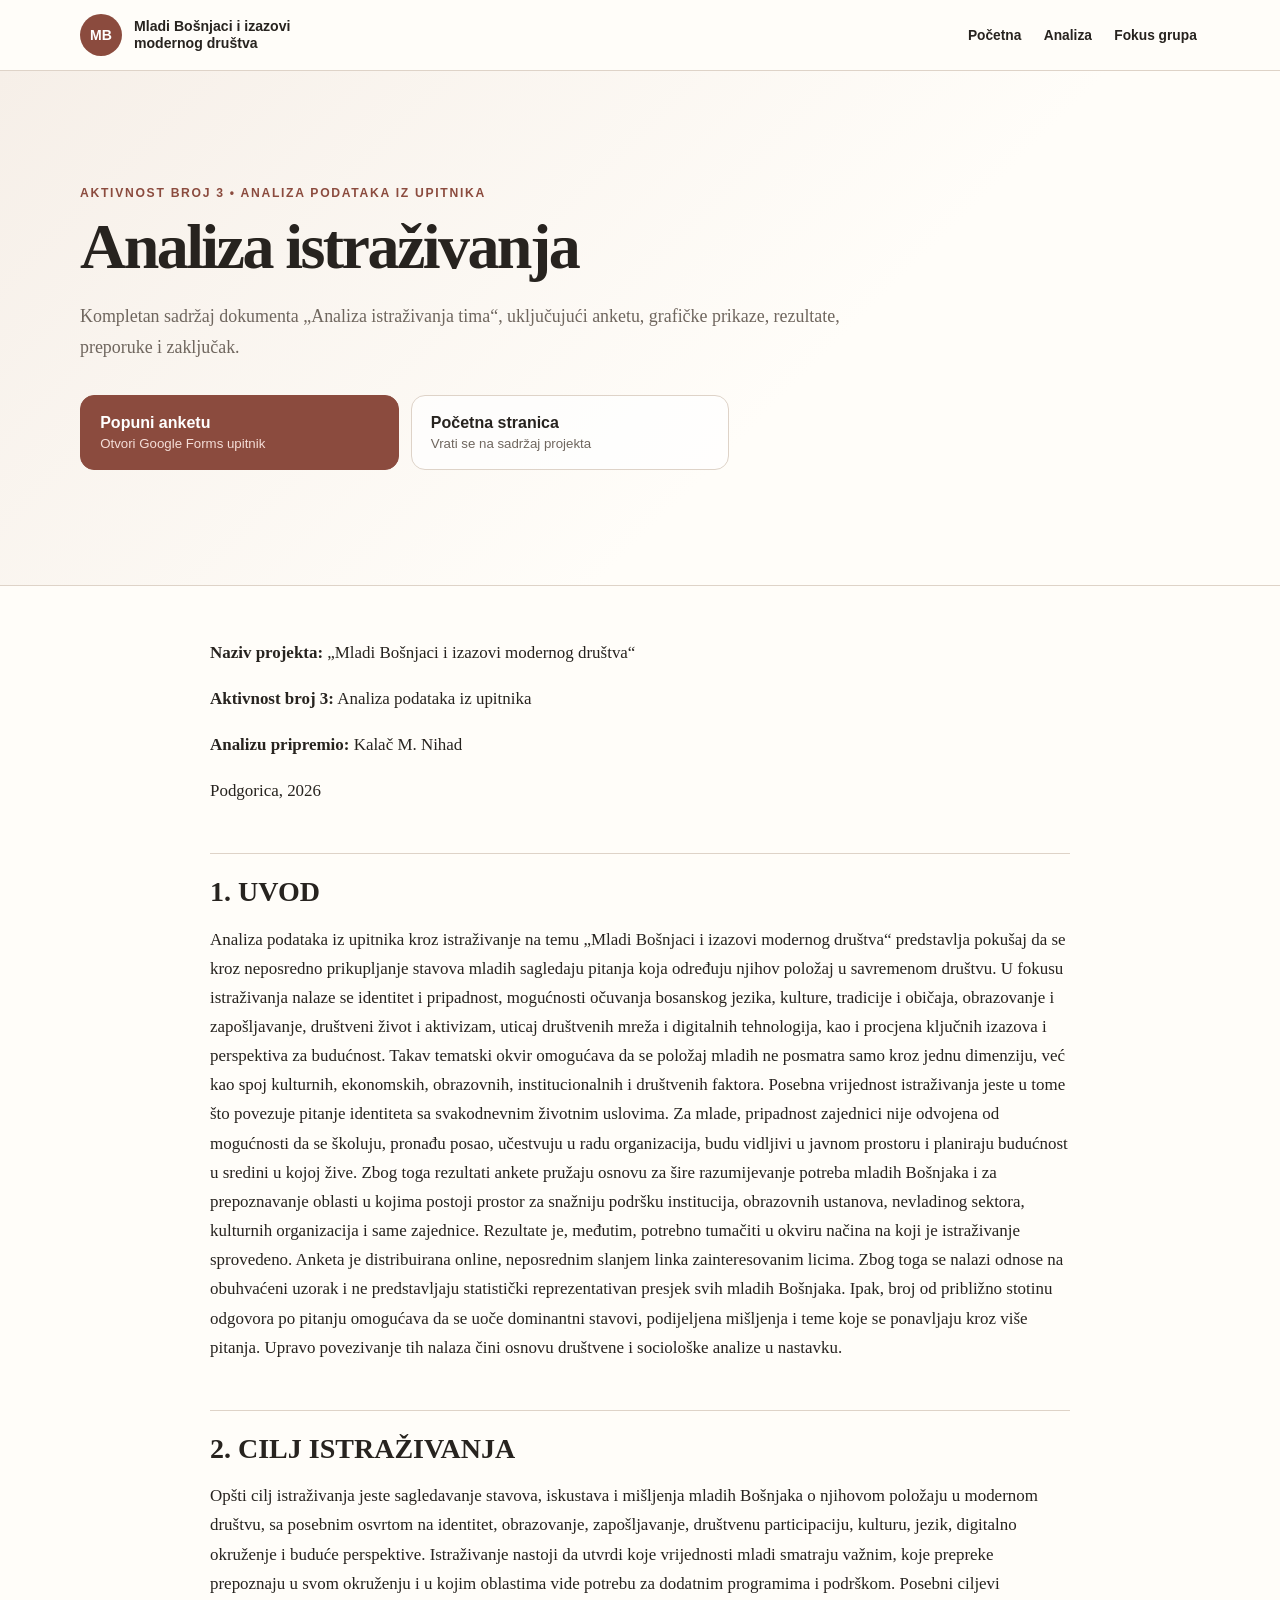
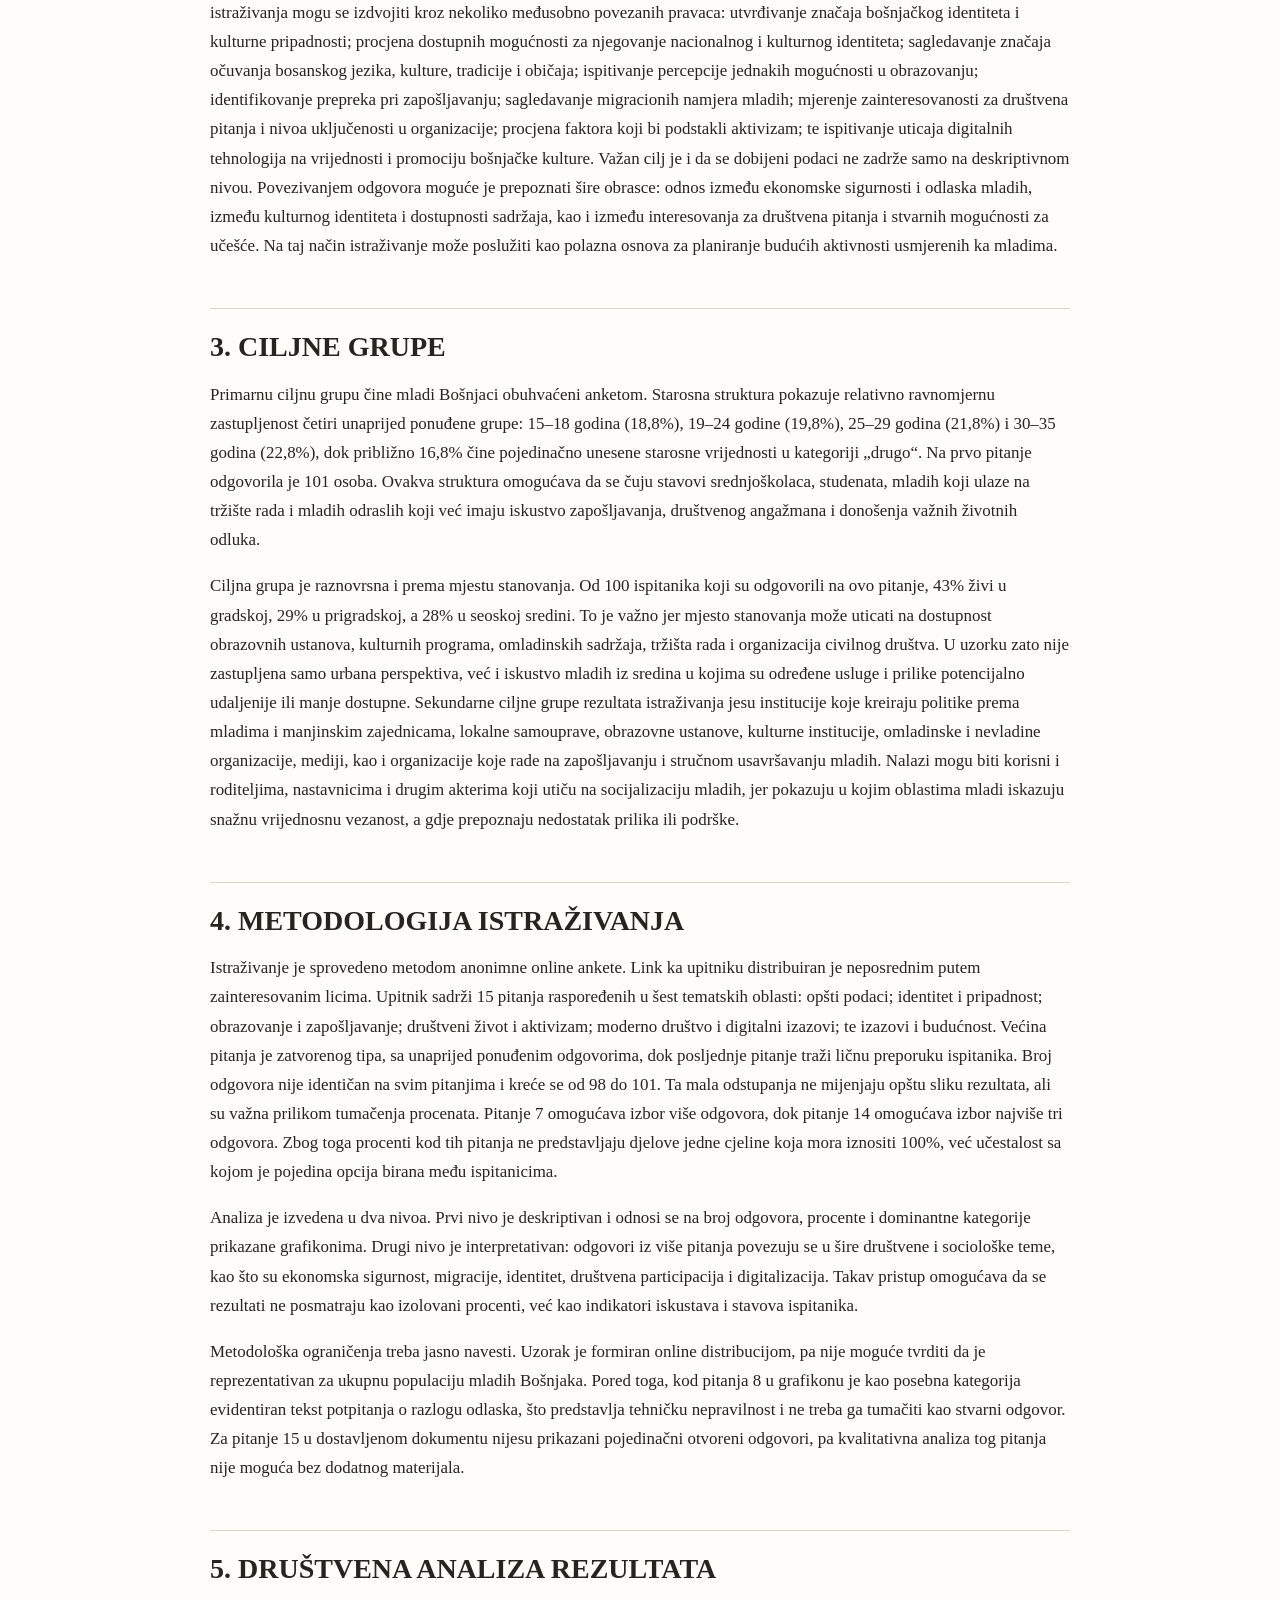
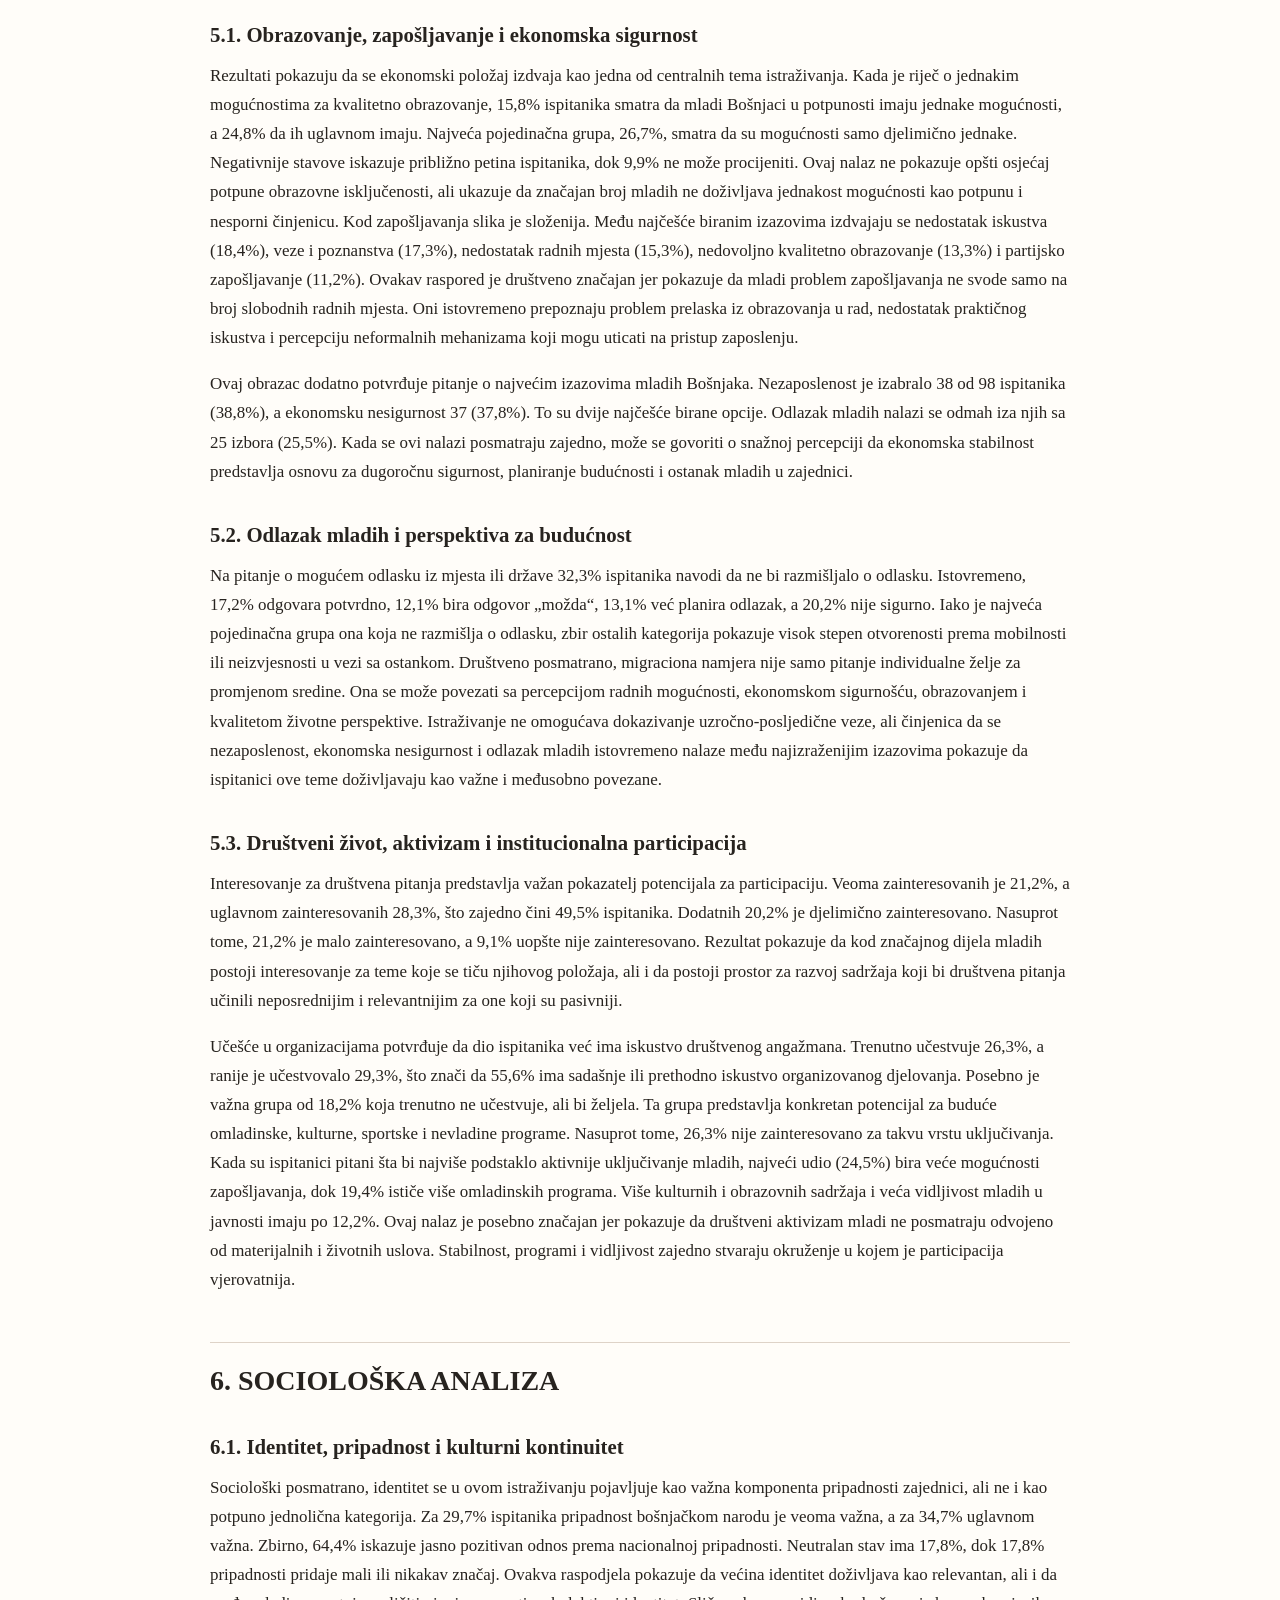
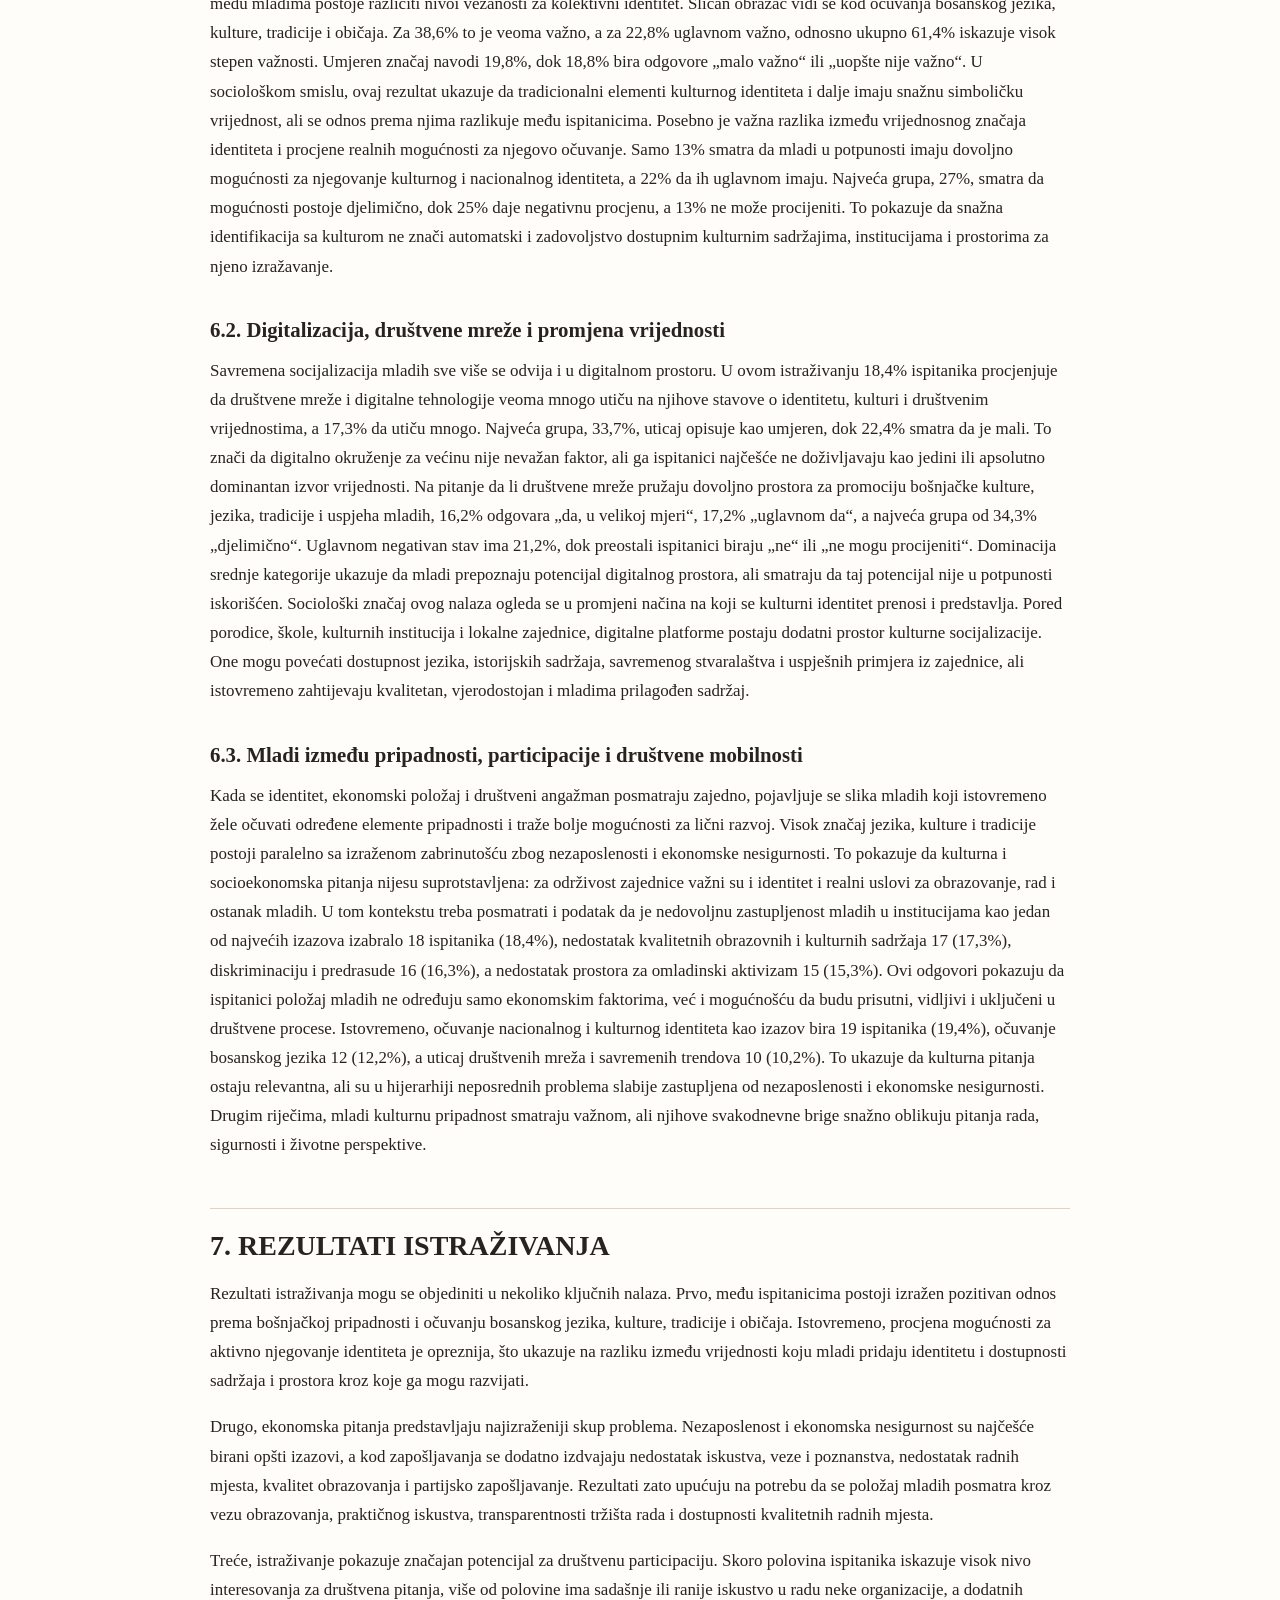
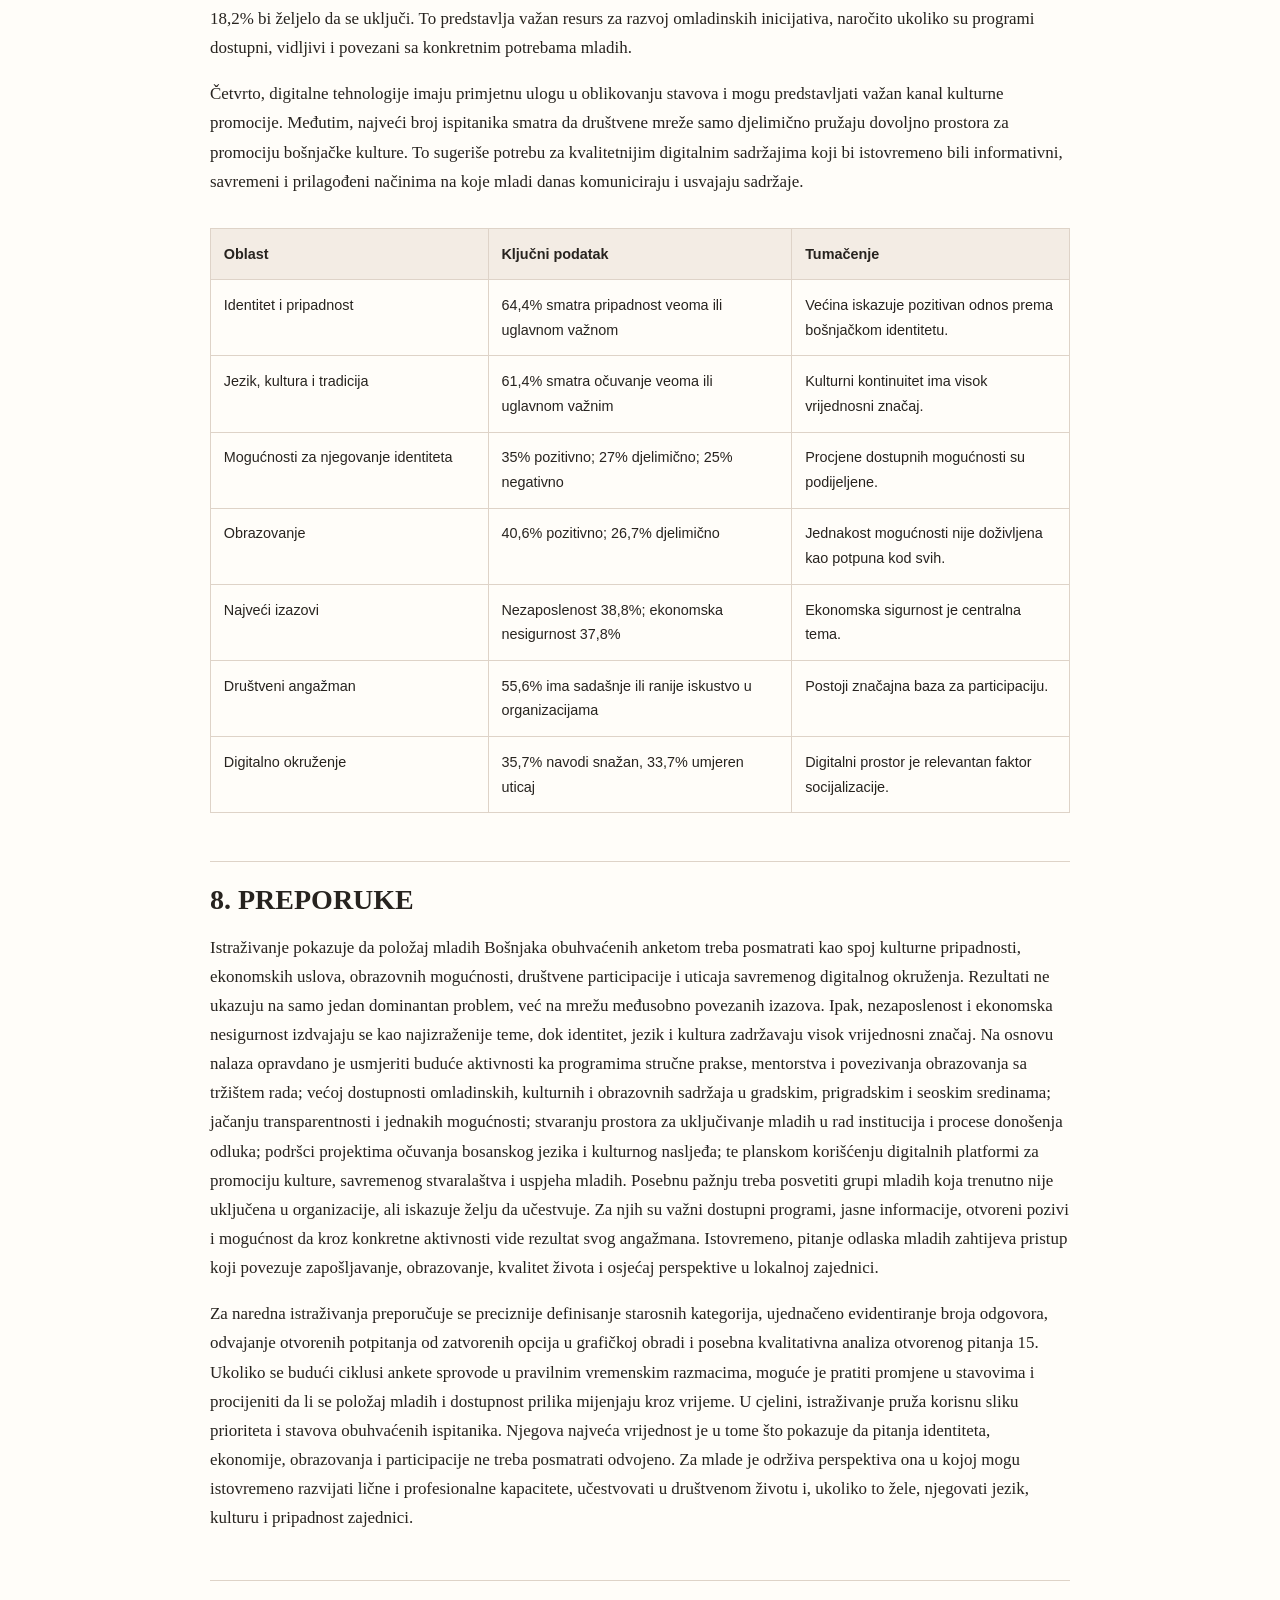
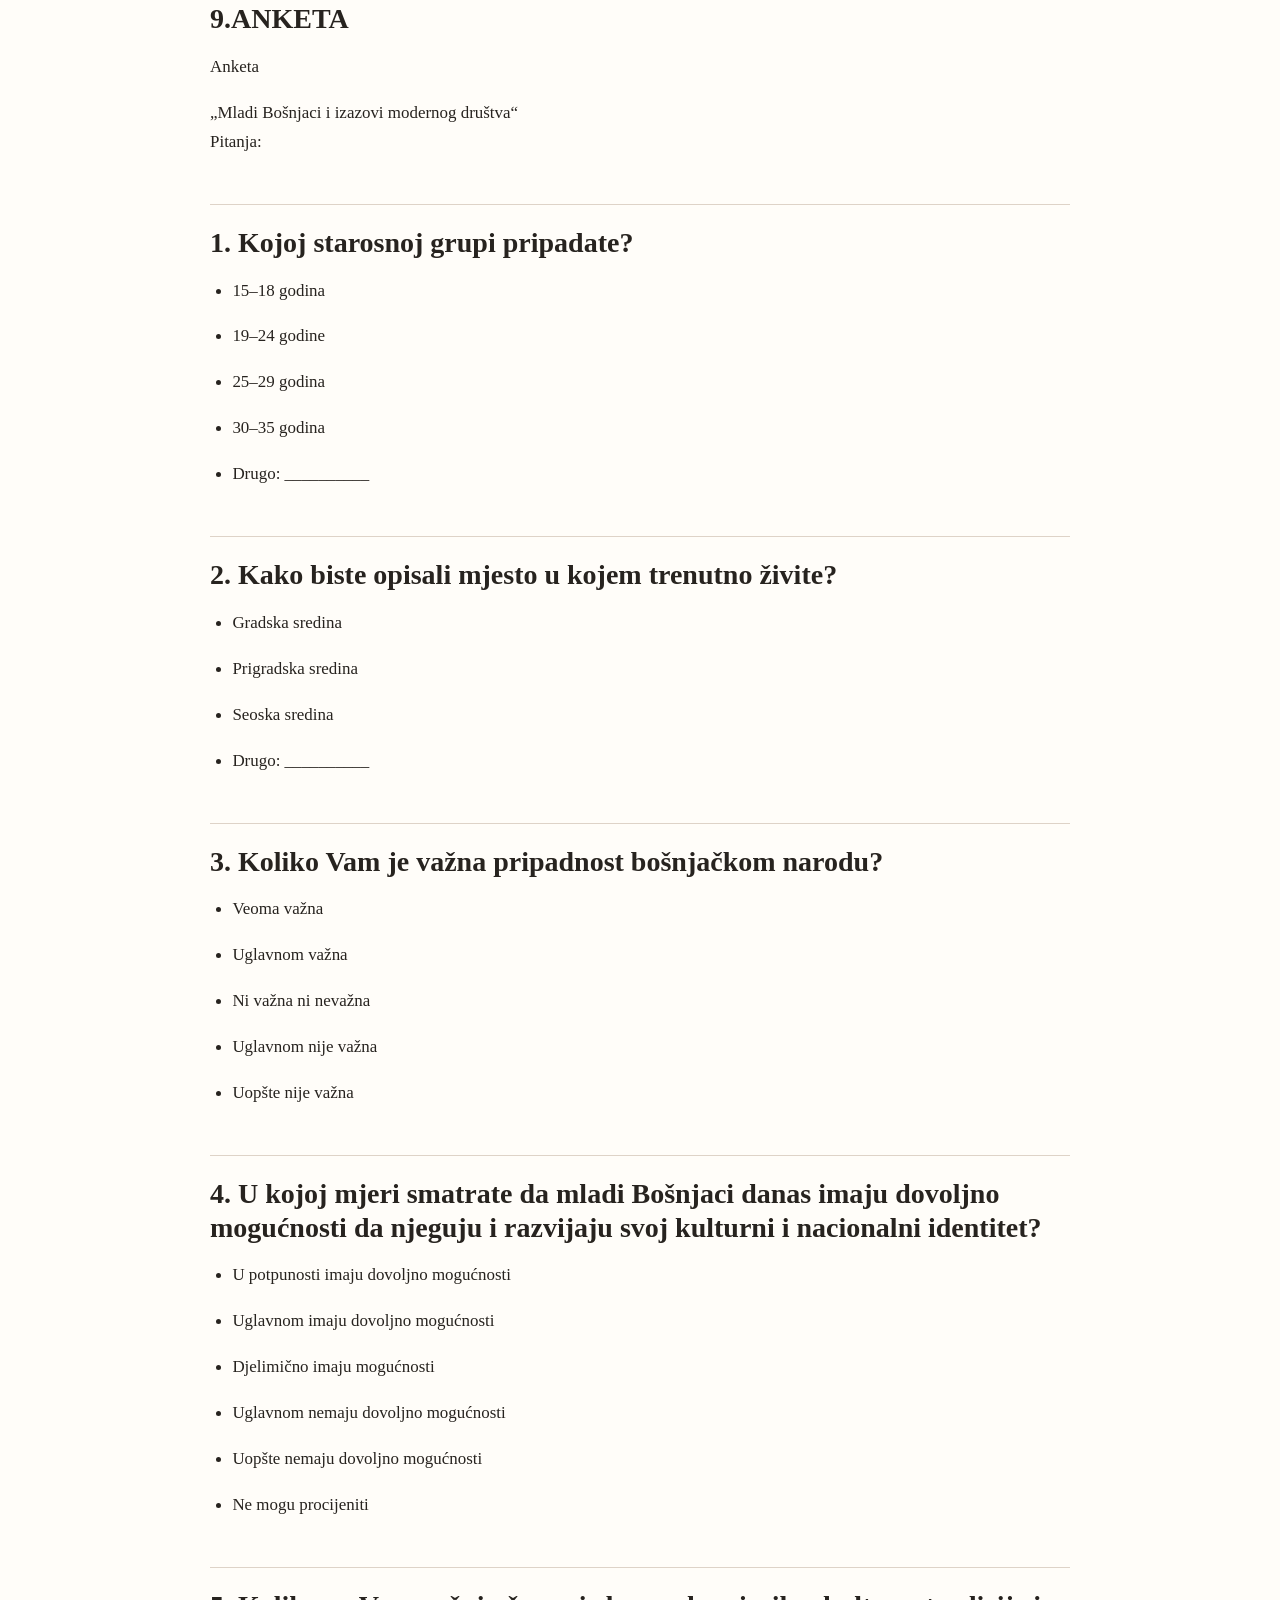
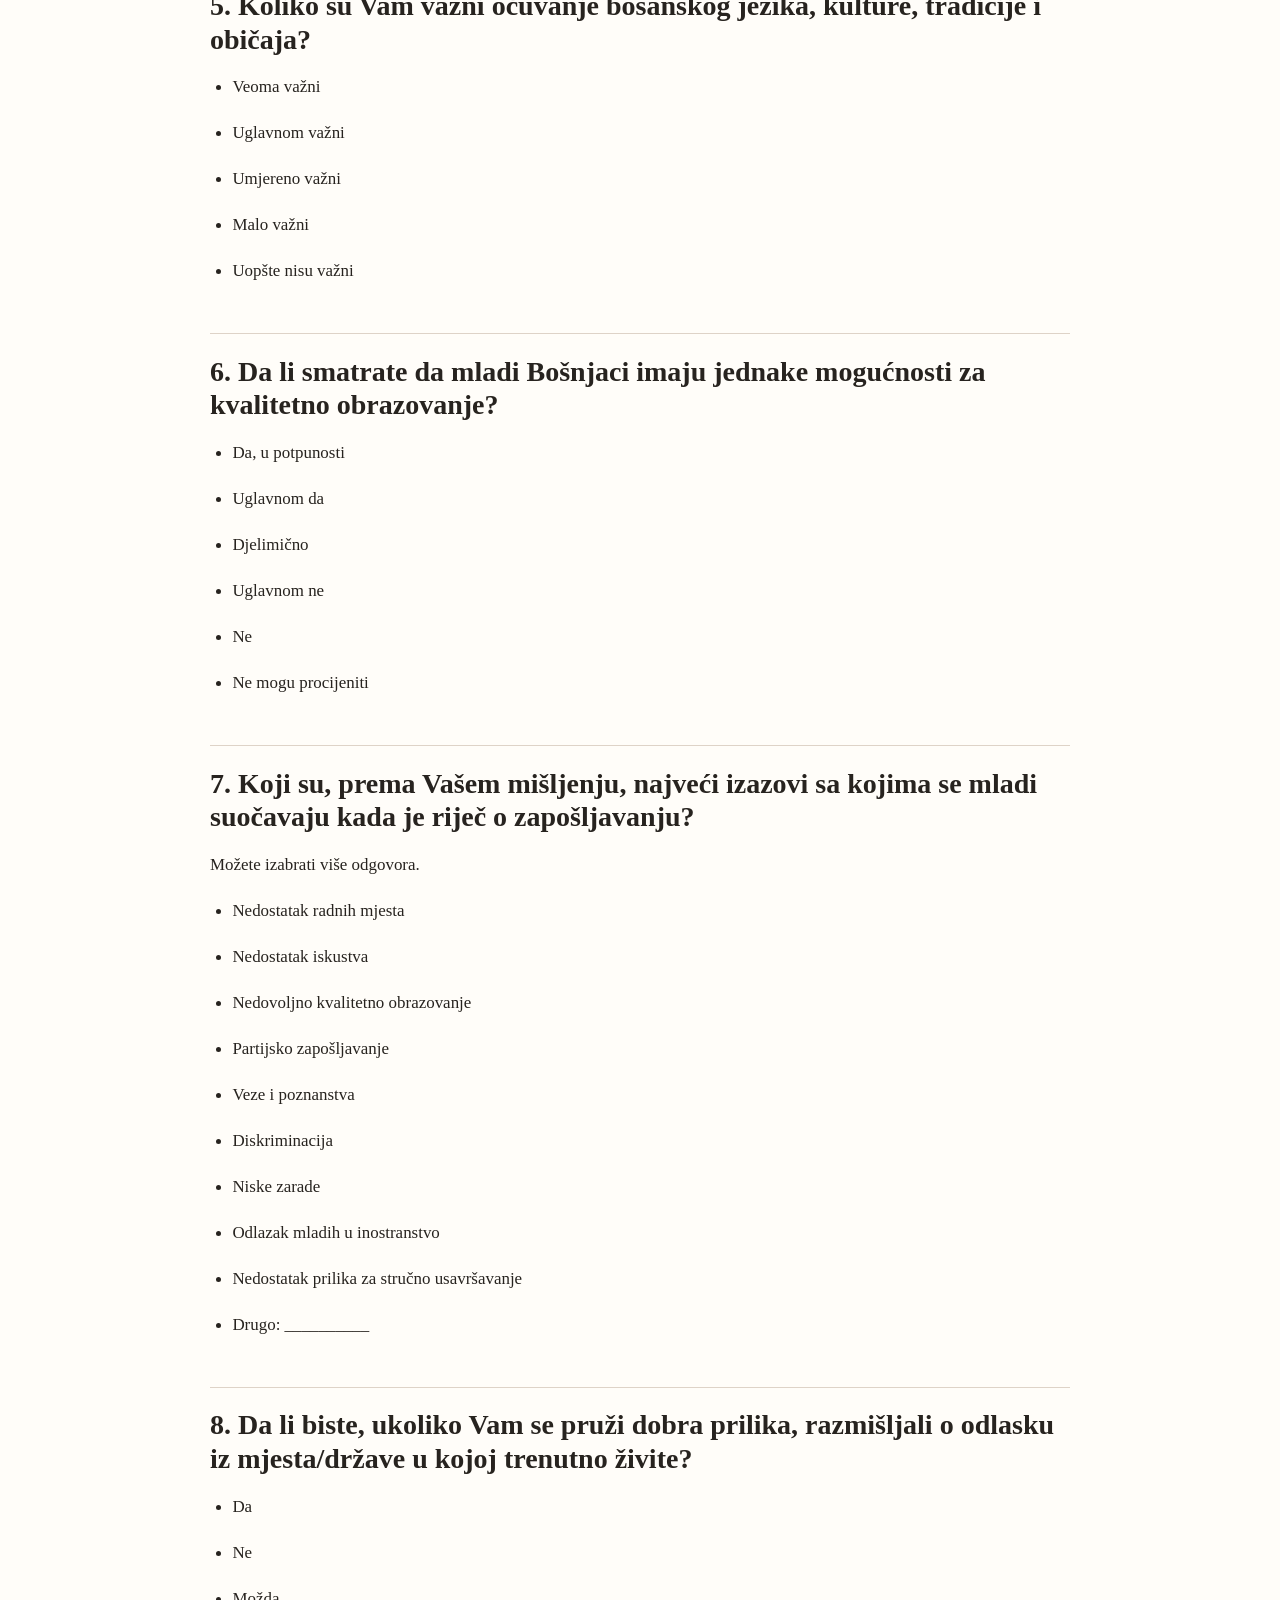
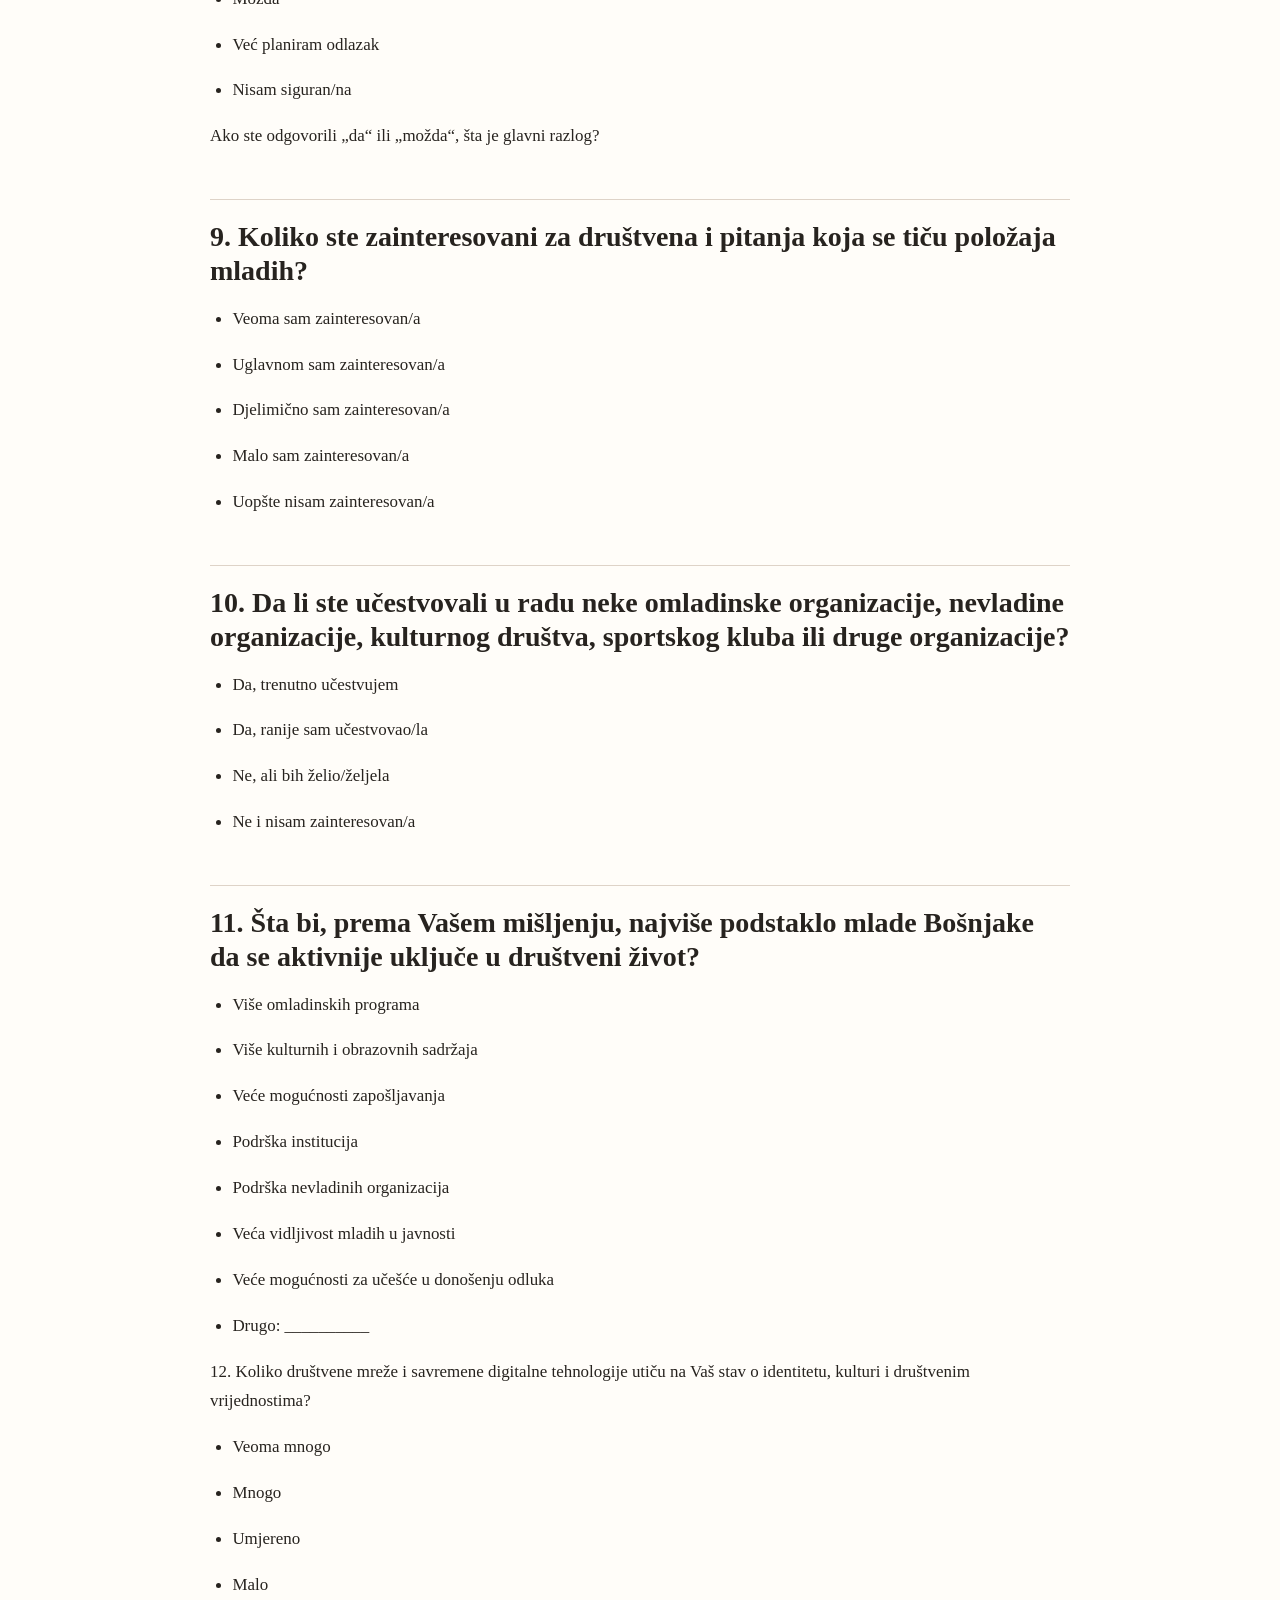
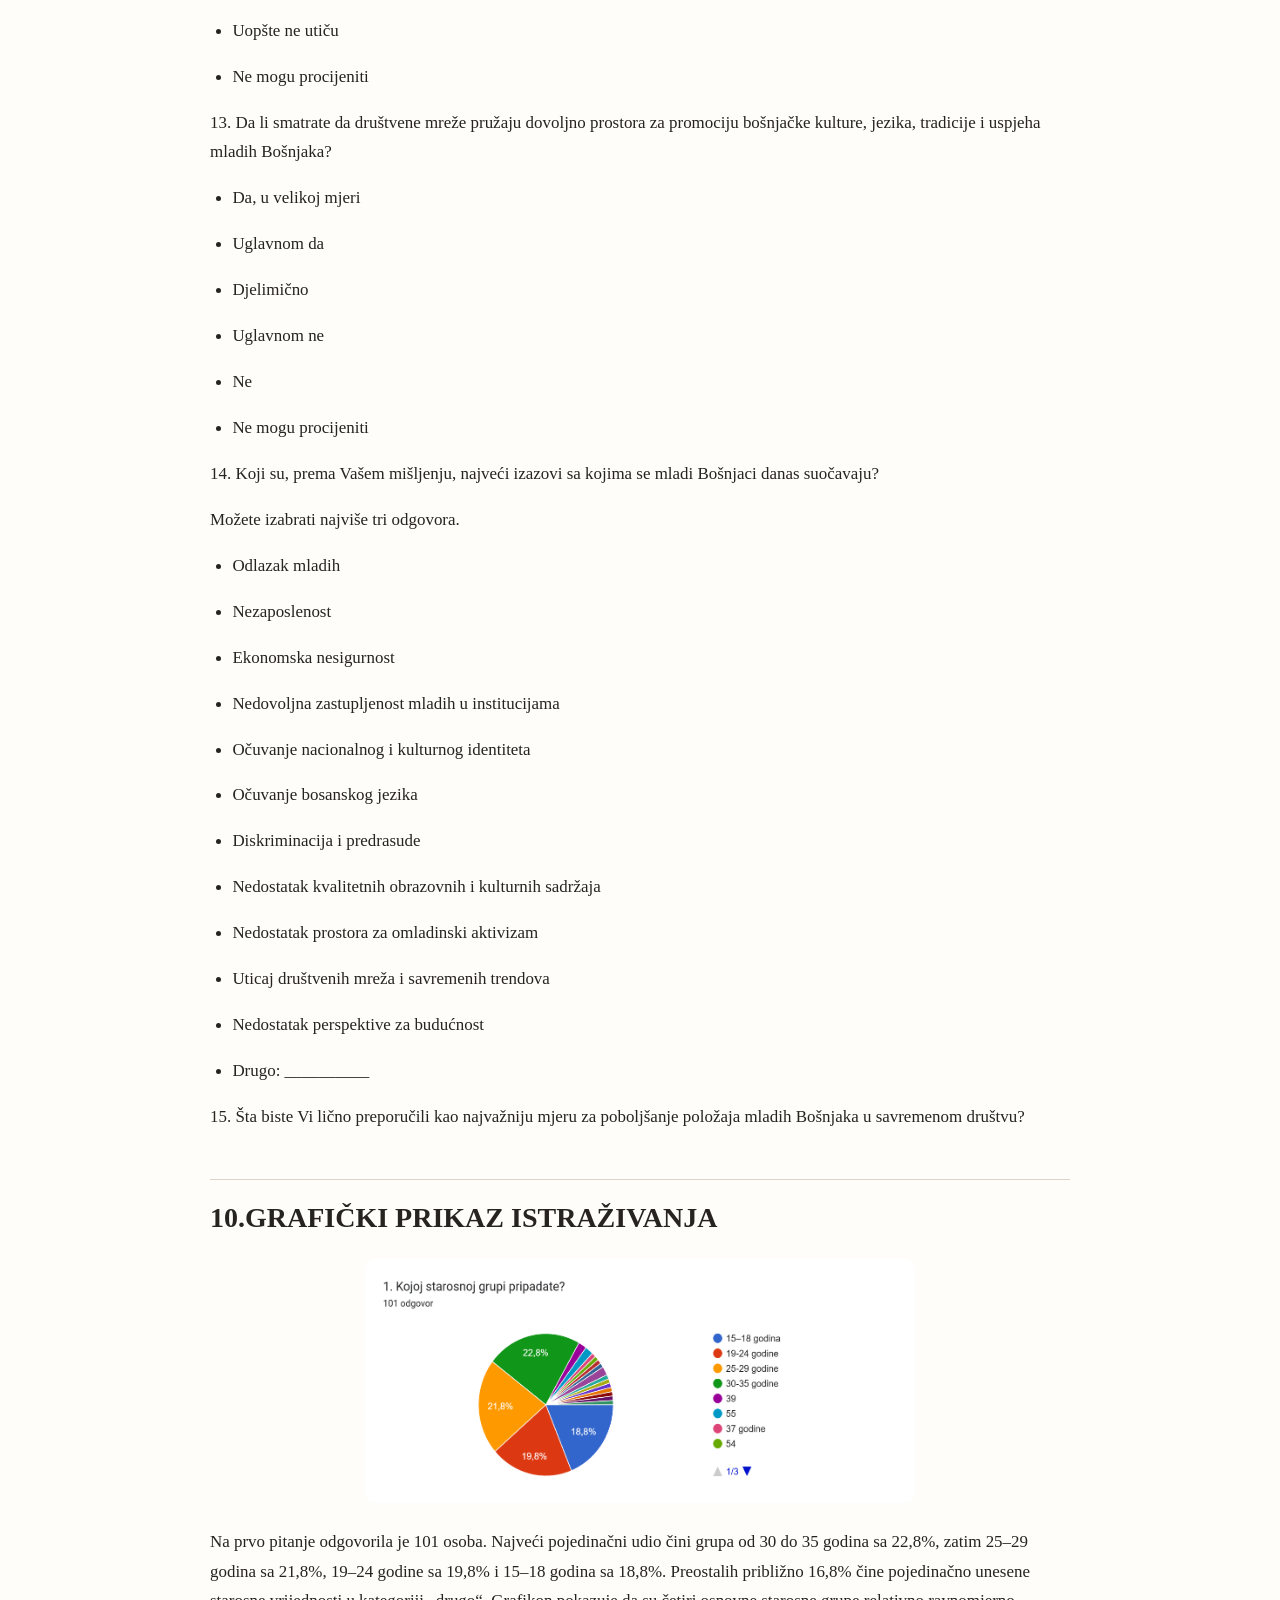
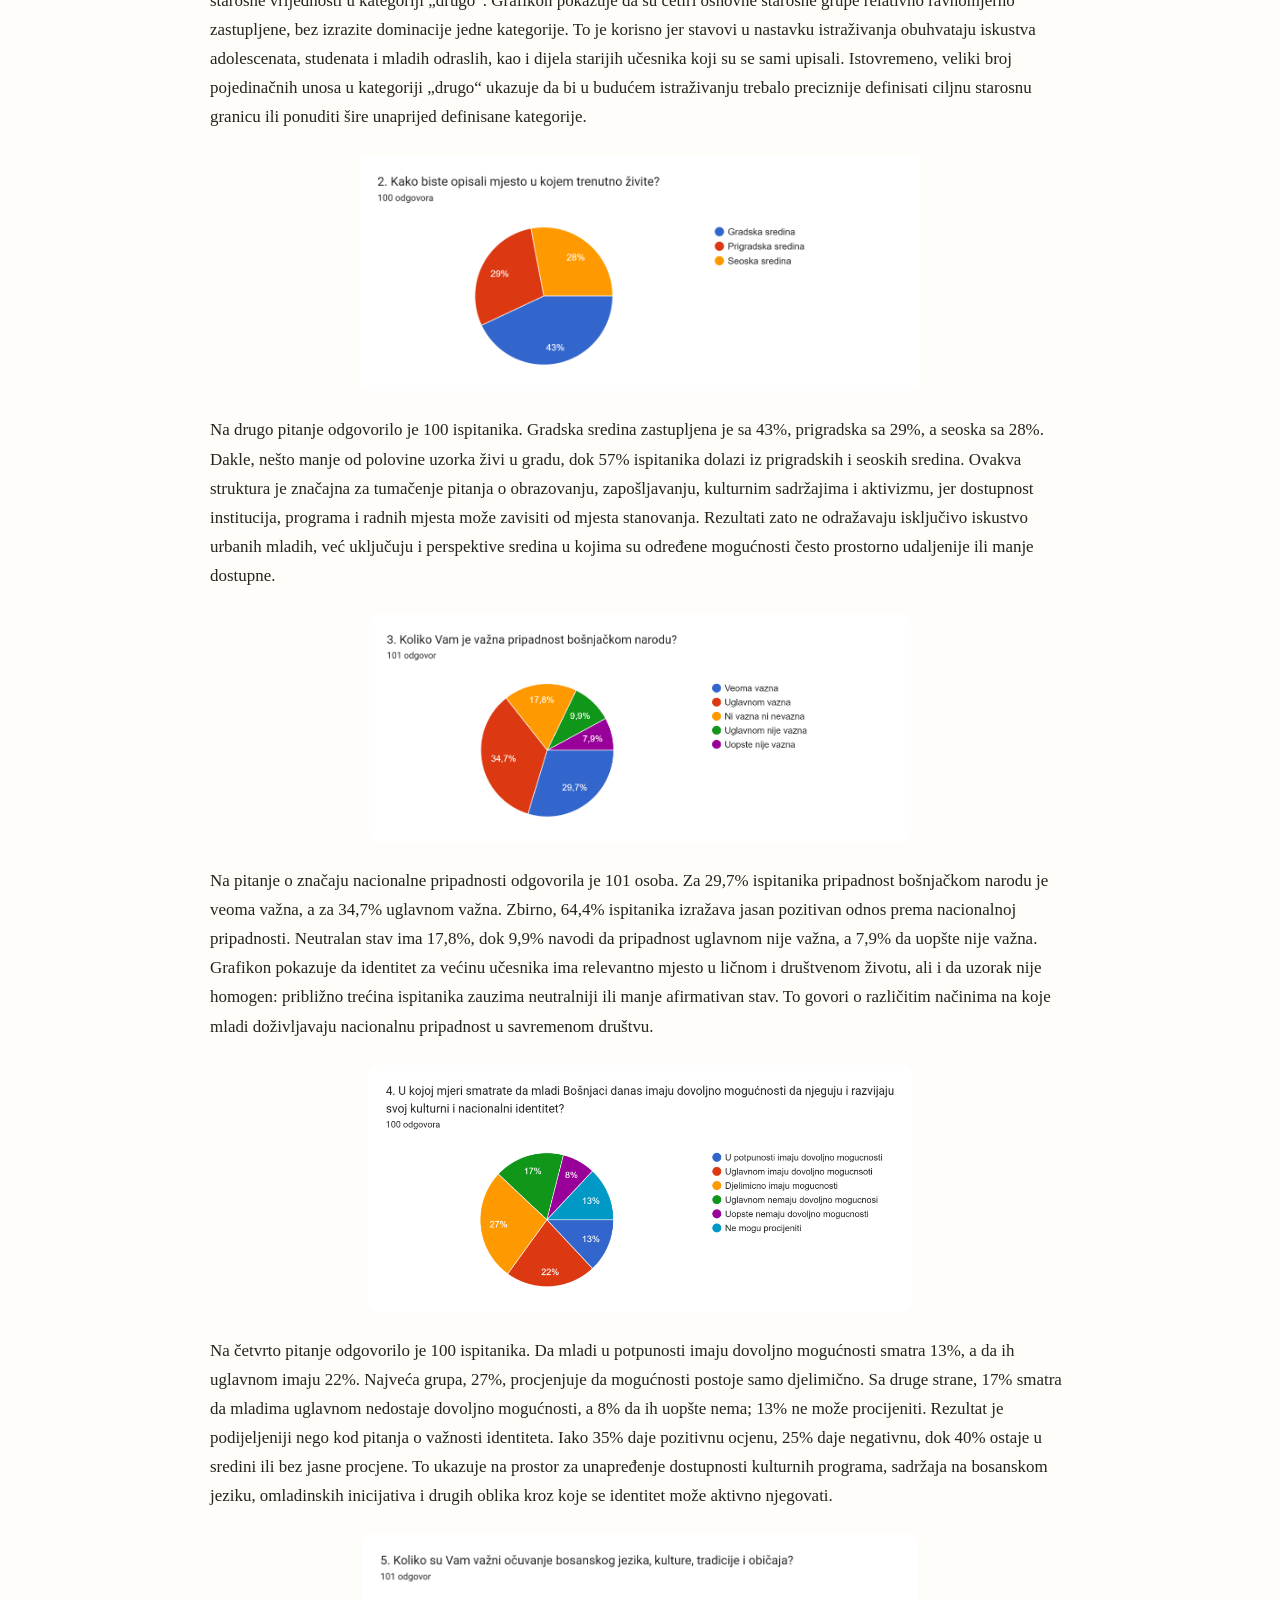
<file: analiza-istrazivanja.html>
<!doctype html><html lang="bs"><head><meta charset="utf-8"><meta name="viewport" content="width=device-width,initial-scale=1"><title>Analiza istraživanja | Mladi Bošnjaci i izazovi modernog društva</title><meta name="description" content="Kompletna analiza podataka iz upitnika."><link rel="stylesheet" href="style.css"></head><body>
<header class="top"><a class="brand" href="index.html"><span class="brand-mark">MB</span><span>Mladi Bošnjaci i izazovi<br>modernog društva</span></a><nav><a href="index.html">Početna</a><a href="analiza-istrazivanja.html">Analiza</a><a href="rezultati-fokus-grupe.html">Fokus grupa</a></nav></header>
<section class="hero subhero"><div class="eyebrow">Aktivnost broj 3 • Analiza podataka iz upitnika</div><h1>Analiza istraživanja</h1><p class="hero-lead">Kompletan sadržaj dokumenta „Analiza istraživanja tima“, uključujući anketu, grafičke prikaze, rezultate, preporuke i zaključak.</p><div class="hero-actions"><a class="hero-card primary" href="https://docs.google.com/forms/d/e/1FAIpQLScp8a7rN-zfPre85owr4sEoBd9h09UUO2h16jpBrmYJRguELw/viewform?usp=publish-editor" target="_blank" rel="noopener"><strong>Popuni anketu</strong><span>Otvori Google Forms upitnik</span></a><a class="hero-card" href="index.html"><strong>Početna stranica</strong><span>Vrati se na sadržaj projekta</span></a></div></section>
<main class="document-page"><article class="document-content"><p><strong>Naziv projekta:</strong> „Mladi Bošnjaci i izazovi modernog
društva“</p>
<p><strong>Aktivnost broj 3:</strong> Analiza podataka iz upitnika</p>
<p><strong>Analizu pripremio:</strong> Kalač M. Nihad</p>
<p>Podgorica, 2026</p>
<h2>1. UVOD</h2>
<p>Analiza podataka iz upitnika kroz istraživanje na temu „Mladi
Bošnjaci i izazovi modernog društva“ predstavlja pokušaj da se kroz
neposredno prikupljanje stavova mladih sagledaju pitanja koja određuju
njihov položaj u savremenom društvu. U fokusu istraživanja nalaze se
identitet i pripadnost, mogućnosti očuvanja bosanskog jezika, kulture,
tradicije i običaja, obrazovanje i zapošljavanje, društveni život i
aktivizam, uticaj društvenih mreža i digitalnih tehnologija, kao i
procjena ključnih izazova i perspektiva za budućnost. Takav tematski
okvir omogućava da se položaj mladih ne posmatra samo kroz jednu
dimenziju, već kao spoj kulturnih, ekonomskih, obrazovnih,
institucionalnih i društvenih faktora. Posebna vrijednost istraživanja
jeste u tome što povezuje pitanje identiteta sa svakodnevnim životnim
uslovima. Za mlade, pripadnost zajednici nije odvojena od mogućnosti da
se školuju, pronađu posao, učestvuju u radu organizacija, budu vidljivi
u javnom prostoru i planiraju budućnost u sredini u kojoj žive. Zbog
toga rezultati ankete pružaju osnovu za šire razumijevanje potreba
mladih Bošnjaka i za prepoznavanje oblasti u kojima postoji prostor za
snažniju podršku institucija, obrazovnih ustanova, nevladinog sektora,
kulturnih organizacija i same zajednice. Rezultate je, međutim, potrebno
tumačiti u okviru načina na koji je istraživanje sprovedeno. Anketa je
distribuirana online, neposrednim slanjem linka zainteresovanim licima.
Zbog toga se nalazi odnose na obuhvaćeni uzorak i ne predstavljaju
statistički reprezentativan presjek svih mladih Bošnjaka. Ipak, broj od
približno stotinu odgovora po pitanju omogućava da se uoče dominantni
stavovi, podijeljena mišljenja i teme koje se ponavljaju kroz više
pitanja. Upravo povezivanje tih nalaza čini osnovu društvene i
sociološke analize u nastavku.</p>
<h2>2. CILJ ISTRAŽIVANJA</h2>
<p>Opšti cilj istraživanja jeste sagledavanje stavova, iskustava i
mišljenja mladih Bošnjaka o njihovom položaju u modernom društvu, sa
posebnim osvrtom na identitet, obrazovanje, zapošljavanje, društvenu
participaciju, kulturu, jezik, digitalno okruženje i buduće perspektive.
Istraživanje nastoji da utvrdi koje vrijednosti mladi smatraju važnim,
koje prepreke prepoznaju u svom okruženju i u kojim oblastima vide
potrebu za dodatnim programima i podrškom. Posebni ciljevi istraživanja
mogu se izdvojiti kroz nekoliko međusobno povezanih pravaca: utvrđivanje
značaja bošnjačkog identiteta i kulturne pripadnosti; procjena dostupnih
mogućnosti za njegovanje nacionalnog i kulturnog identiteta;
sagledavanje značaja očuvanja bosanskog jezika, kulture, tradicije i
običaja; ispitivanje percepcije jednakih mogućnosti u obrazovanju;
identifikovanje prepreka pri zapošljavanju; sagledavanje migracionih
namjera mladih; mjerenje zainteresovanosti za društvena pitanja i nivoa
uključenosti u organizacije; procjena faktora koji bi podstakli
aktivizam; te ispitivanje uticaja digitalnih tehnologija na vrijednosti
i promociju bošnjačke kulture. Važan cilj je i da se dobijeni podaci ne
zadrže samo na deskriptivnom nivou. Povezivanjem odgovora moguće je
prepoznati šire obrasce: odnos između ekonomske sigurnosti i odlaska
mladih, između kulturnog identiteta i dostupnosti sadržaja, kao i između
interesovanja za društvena pitanja i stvarnih mogućnosti za učešće. Na
taj način istraživanje može poslužiti kao polazna osnova za planiranje
budućih aktivnosti usmjerenih ka mladima.</p>
<h2>3. CILJNE GRUPE</h2>
<p>Primarnu ciljnu grupu čine mladi Bošnjaci obuhvaćeni anketom.
Starosna struktura pokazuje relativno ravnomjernu zastupljenost četiri
unaprijed ponuđene grupe: 15–18 godina (18,8%), 19–24 godine (19,8%),
25–29 godina (21,8%) i 30–35 godina (22,8%), dok približno 16,8% čine
pojedinačno unesene starosne vrijednosti u kategoriji „drugo“. Na prvo
pitanje odgovorila je 101 osoba. Ovakva struktura omogućava da se čuju
stavovi srednjoškolaca, studenata, mladih koji ulaze na tržište rada i
mladih odraslih koji već imaju iskustvo zapošljavanja, društvenog
angažmana i donošenja važnih životnih odluka.</p>
<p>Ciljna grupa je raznovrsna i prema mjestu stanovanja. Od 100
ispitanika koji su odgovorili na ovo pitanje, 43% živi u gradskoj, 29% u
prigradskoj, a 28% u seoskoj sredini. To je važno jer mjesto stanovanja
može uticati na dostupnost obrazovnih ustanova, kulturnih programa,
omladinskih sadržaja, tržišta rada i organizacija civilnog društva. U
uzorku zato nije zastupljena samo urbana perspektiva, već i iskustvo
mladih iz sredina u kojima su određene usluge i prilike potencijalno
udaljenije ili manje dostupne. Sekundarne ciljne grupe rezultata
istraživanja jesu institucije koje kreiraju politike prema mladima i
manjinskim zajednicama, lokalne samouprave, obrazovne ustanove, kulturne
institucije, omladinske i nevladine organizacije, mediji, kao i
organizacije koje rade na zapošljavanju i stručnom usavršavanju mladih.
Nalazi mogu biti korisni i roditeljima, nastavnicima i drugim akterima
koji utiču na socijalizaciju mladih, jer pokazuju u kojim oblastima
mladi iskazuju snažnu vrijednosnu vezanost, a gdje prepoznaju nedostatak
prilika ili podrške.</p>
<h2>4. METODOLOGIJA ISTRAŽIVANJA</h2>
<p>Istraživanje je sprovedeno metodom anonimne online ankete. Link ka
upitniku distribuiran je neposrednim putem zainteresovanim licima.
Upitnik sadrži 15 pitanja raspoređenih u šest tematskih oblasti: opšti
podaci; identitet i pripadnost; obrazovanje i zapošljavanje; društveni
život i aktivizam; moderno društvo i digitalni izazovi; te izazovi i
budućnost. Većina pitanja je zatvorenog tipa, sa unaprijed ponuđenim
odgovorima, dok posljednje pitanje traži ličnu preporuku ispitanika.
Broj odgovora nije identičan na svim pitanjima i kreće se od 98 do 101.
Ta mala odstupanja ne mijenjaju opštu sliku rezultata, ali su važna
prilikom tumačenja procenata. Pitanje 7 omogućava izbor više odgovora,
dok pitanje 14 omogućava izbor najviše tri odgovora. Zbog toga procenti
kod tih pitanja ne predstavljaju djelove jedne cjeline koja mora
iznositi 100%, već učestalost sa kojom je pojedina opcija birana među
ispitanicima.</p>
<p>Analiza je izvedena u dva nivoa. Prvi nivo je deskriptivan i odnosi
se na broj odgovora, procente i dominantne kategorije prikazane
grafikonima. Drugi nivo je interpretativan: odgovori iz više pitanja
povezuju se u šire društvene i sociološke teme, kao što su ekonomska
sigurnost, migracije, identitet, društvena participacija i
digitalizacija. Takav pristup omogućava da se rezultati ne posmatraju
kao izolovani procenti, već kao indikatori iskustava i stavova
ispitanika.</p>
<p>Metodološka ograničenja treba jasno navesti. Uzorak je formiran
online distribucijom, pa nije moguće tvrditi da je reprezentativan za
ukupnu populaciju mladih Bošnjaka. Pored toga, kod pitanja 8 u grafikonu
je kao posebna kategorija evidentiran tekst potpitanja o razlogu
odlaska, što predstavlja tehničku nepravilnost i ne treba ga tumačiti
kao stvarni odgovor. Za pitanje 15 u dostavljenom dokumentu nijesu
prikazani pojedinačni otvoreni odgovori, pa kvalitativna analiza tog
pitanja nije moguća bez dodatnog materijala.</p>
<h2>5. DRUŠTVENA ANALIZA REZULTATA</h2>
<h3>5.1. Obrazovanje, zapošljavanje i ekonomska sigurnost</h3>
<p>Rezultati pokazuju da se ekonomski položaj izdvaja kao jedna od
centralnih tema istraživanja. Kada je riječ o jednakim mogućnostima za
kvalitetno obrazovanje, 15,8% ispitanika smatra da mladi Bošnjaci u
potpunosti imaju jednake mogućnosti, a 24,8% da ih uglavnom imaju.
Najveća pojedinačna grupa, 26,7%, smatra da su mogućnosti samo
djelimično jednake. Negativnije stavove iskazuje približno petina
ispitanika, dok 9,9% ne može procijeniti. Ovaj nalaz ne pokazuje opšti
osjećaj potpune obrazovne isključenosti, ali ukazuje da značajan broj
mladih ne doživljava jednakost mogućnosti kao potpunu i nesporni
činjenicu. Kod zapošljavanja slika je složenija. Među najčešće biranim
izazovima izdvajaju se nedostatak iskustva (18,4%), veze i poznanstva
(17,3%), nedostatak radnih mjesta (15,3%), nedovoljno kvalitetno
obrazovanje (13,3%) i partijsko zapošljavanje (11,2%). Ovakav raspored
je društveno značajan jer pokazuje da mladi problem zapošljavanja ne
svode samo na broj slobodnih radnih mjesta. Oni istovremeno prepoznaju
problem prelaska iz obrazovanja u rad, nedostatak praktičnog iskustva i
percepciju neformalnih mehanizama koji mogu uticati na pristup
zaposlenju.</p>
<p>Ovaj obrazac dodatno potvrđuje pitanje o najvećim izazovima mladih
Bošnjaka. Nezaposlenost je izabralo 38 od 98 ispitanika (38,8%), a
ekonomsku nesigurnost 37 (37,8%). To su dvije najčešće birane opcije.
Odlazak mladih nalazi se odmah iza njih sa 25 izbora (25,5%). Kada se
ovi nalazi posmatraju zajedno, može se govoriti o snažnoj percepciji da
ekonomska stabilnost predstavlja osnovu za dugoročnu sigurnost,
planiranje budućnosti i ostanak mladih u zajednici.</p>
<h3>5.2. Odlazak mladih i perspektiva za budućnost</h3>
<p>Na pitanje o mogućem odlasku iz mjesta ili države 32,3% ispitanika
navodi da ne bi razmišljalo o odlasku. Istovremeno, 17,2% odgovara
potvrdno, 12,1% bira odgovor „možda“, 13,1% već planira odlazak, a 20,2%
nije sigurno. Iako je najveća pojedinačna grupa ona koja ne razmišlja o
odlasku, zbir ostalih kategorija pokazuje visok stepen otvorenosti prema
mobilnosti ili neizvjesnosti u vezi sa ostankom. Društveno posmatrano,
migraciona namjera nije samo pitanje individualne želje za promjenom
sredine. Ona se može povezati sa percepcijom radnih mogućnosti,
ekonomskom sigurnošću, obrazovanjem i kvalitetom životne perspektive.
Istraživanje ne omogućava dokazivanje uzročno-posljedične veze, ali
činjenica da se nezaposlenost, ekonomska nesigurnost i odlazak mladih
istovremeno nalaze među najizraženijim izazovima pokazuje da ispitanici
ove teme doživljavaju kao važne i međusobno povezane.</p>
<h3>5.3. Društveni život, aktivizam i institucionalna participacija</h3>
<p>Interesovanje za društvena pitanja predstavlja važan pokazatelj
potencijala za participaciju. Veoma zainteresovanih je 21,2%, a uglavnom
zainteresovanih 28,3%, što zajedno čini 49,5% ispitanika. Dodatnih 20,2%
je djelimično zainteresovano. Nasuprot tome, 21,2% je malo
zainteresovano, a 9,1% uopšte nije zainteresovano. Rezultat pokazuje da
kod značajnog dijela mladih postoji interesovanje za teme koje se tiču
njihovog položaja, ali i da postoji prostor za razvoj sadržaja koji bi
društvena pitanja učinili neposrednijim i relevantnijim za one koji su
pasivniji.</p>
<p>Učešće u organizacijama potvrđuje da dio ispitanika već ima iskustvo
društvenog angažmana. Trenutno učestvuje 26,3%, a ranije je učestvovalo
29,3%, što znači da 55,6% ima sadašnje ili prethodno iskustvo
organizovanog djelovanja. Posebno je važna grupa od 18,2% koja trenutno
ne učestvuje, ali bi željela. Ta grupa predstavlja konkretan potencijal
za buduće omladinske, kulturne, sportske i nevladine programe. Nasuprot
tome, 26,3% nije zainteresovano za takvu vrstu uključivanja. Kada su
ispitanici pitani šta bi najviše podstaklo aktivnije uključivanje
mladih, najveći udio (24,5%) bira veće mogućnosti zapošljavanja, dok
19,4% ističe više omladinskih programa. Više kulturnih i obrazovnih
sadržaja i veća vidljivost mladih u javnosti imaju po 12,2%. Ovaj nalaz
je posebno značajan jer pokazuje da društveni aktivizam mladi ne
posmatraju odvojeno od materijalnih i životnih uslova. Stabilnost,
programi i vidljivost zajedno stvaraju okruženje u kojem je
participacija vjerovatnija.</p>
<h2>6. SOCIOLOŠKA ANALIZA</h2>
<h3>6.1. Identitet, pripadnost i kulturni kontinuitet</h3>
<p>Sociološki posmatrano, identitet se u ovom istraživanju pojavljuje
kao važna komponenta pripadnosti zajednici, ali ne i kao potpuno
jednolična kategorija. Za 29,7% ispitanika pripadnost bošnjačkom narodu
je veoma važna, a za 34,7% uglavnom važna. Zbirno, 64,4% iskazuje jasno
pozitivan odnos prema nacionalnoj pripadnosti. Neutralan stav ima 17,8%,
dok 17,8% pripadnosti pridaje mali ili nikakav značaj. Ovakva raspodjela
pokazuje da većina identitet doživljava kao relevantan, ali i da među
mladima postoje različiti nivoi vezanosti za kolektivni identitet.
Sličan obrazac vidi se kod očuvanja bosanskog jezika, kulture, tradicije
i običaja. Za 38,6% to je veoma važno, a za 22,8% uglavnom važno,
odnosno ukupno 61,4% iskazuje visok stepen važnosti. Umjeren značaj
navodi 19,8%, dok 18,8% bira odgovore „malo važno“ ili „uopšte nije
važno“. U sociološkom smislu, ovaj rezultat ukazuje da tradicionalni
elementi kulturnog identiteta i dalje imaju snažnu simboličku
vrijednost, ali se odnos prema njima razlikuje među ispitanicima.
Posebno je važna razlika između vrijednosnog značaja identiteta i
procjene realnih mogućnosti za njegovo očuvanje. Samo 13% smatra da
mladi u potpunosti imaju dovoljno mogućnosti za njegovanje kulturnog i
nacionalnog identiteta, a 22% da ih uglavnom imaju. Najveća grupa, 27%,
smatra da mogućnosti postoje djelimično, dok 25% daje negativnu
procjenu, a 13% ne može procijeniti. To pokazuje da snažna
identifikacija sa kulturom ne znači automatski i zadovoljstvo dostupnim
kulturnim sadržajima, institucijama i prostorima za njeno
izražavanje.</p>
<h3>6.2. Digitalizacija, društvene mreže i promjena vrijednosti</h3>
<p>Savremena socijalizacija mladih sve više se odvija i u digitalnom
prostoru. U ovom istraživanju 18,4% ispitanika procjenjuje da društvene
mreže i digitalne tehnologije veoma mnogo utiču na njihove stavove o
identitetu, kulturi i društvenim vrijednostima, a 17,3% da utiču mnogo.
Najveća grupa, 33,7%, uticaj opisuje kao umjeren, dok 22,4% smatra da je
mali. To znači da digitalno okruženje za većinu nije nevažan faktor, ali
ga ispitanici najčešće ne doživljavaju kao jedini ili apsolutno
dominantan izvor vrijednosti. Na pitanje da li društvene mreže pružaju
dovoljno prostora za promociju bošnjačke kulture, jezika, tradicije i
uspjeha mladih, 16,2% odgovara „da, u velikoj mjeri“, 17,2% „uglavnom
da“, a najveća grupa od 34,3% „djelimično“. Uglavnom negativan stav ima
21,2%, dok preostali ispitanici biraju „ne“ ili „ne mogu procijeniti“.
Dominacija srednje kategorije ukazuje da mladi prepoznaju potencijal
digitalnog prostora, ali smatraju da taj potencijal nije u potpunosti
iskorišćen. Sociološki značaj ovog nalaza ogleda se u promjeni načina na
koji se kulturni identitet prenosi i predstavlja. Pored porodice, škole,
kulturnih institucija i lokalne zajednice, digitalne platforme postaju
dodatni prostor kulturne socijalizacije. One mogu povećati dostupnost
jezika, istorijskih sadržaja, savremenog stvaralaštva i uspješnih
primjera iz zajednice, ali istovremeno zahtijevaju kvalitetan,
vjerodostojan i mladima prilagođen sadržaj.</p>
<h3>6.3. Mladi između pripadnosti, participacije i društvene
mobilnosti</h3>
<p>Kada se identitet, ekonomski položaj i društveni angažman posmatraju
zajedno, pojavljuje se slika mladih koji istovremeno žele očuvati
određene elemente pripadnosti i traže bolje mogućnosti za lični razvoj.
Visok značaj jezika, kulture i tradicije postoji paralelno sa izraženom
zabrinutošću zbog nezaposlenosti i ekonomske nesigurnosti. To pokazuje
da kulturna i socioekonomska pitanja nijesu suprotstavljena: za
održivost zajednice važni su i identitet i realni uslovi za obrazovanje,
rad i ostanak mladih. U tom kontekstu treba posmatrati i podatak da je
nedovoljnu zastupljenost mladih u institucijama kao jedan od najvećih
izazova izabralo 18 ispitanika (18,4%), nedostatak kvalitetnih
obrazovnih i kulturnih sadržaja 17 (17,3%), diskriminaciju i predrasude
16 (16,3%), a nedostatak prostora za omladinski aktivizam 15 (15,3%).
Ovi odgovori pokazuju da ispitanici položaj mladih ne određuju samo
ekonomskim faktorima, već i mogućnošću da budu prisutni, vidljivi i
uključeni u društvene procese. Istovremeno, očuvanje nacionalnog i
kulturnog identiteta kao izazov bira 19 ispitanika (19,4%), očuvanje
bosanskog jezika 12 (12,2%), a uticaj društvenih mreža i savremenih
trendova 10 (10,2%). To ukazuje da kulturna pitanja ostaju relevantna,
ali su u hijerarhiji neposrednih problema slabije zastupljena od
nezaposlenosti i ekonomske nesigurnosti. Drugim riječima, mladi kulturnu
pripadnost smatraju važnom, ali njihove svakodnevne brige snažno
oblikuju pitanja rada, sigurnosti i životne perspektive.</p>
<h2>7. REZULTATI ISTRAŽIVANJA</h2>
<p>Rezultati istraživanja mogu se objediniti u nekoliko ključnih nalaza.
Prvo, među ispitanicima postoji izražen pozitivan odnos prema bošnjačkoj
pripadnosti i očuvanju bosanskog jezika, kulture, tradicije i običaja.
Istovremeno, procjena mogućnosti za aktivno njegovanje identiteta je
opreznija, što ukazuje na razliku između vrijednosti koju mladi pridaju
identitetu i dostupnosti sadržaja i prostora kroz koje ga mogu
razvijati.</p>
<p>Drugo, ekonomska pitanja predstavljaju najizraženiji skup problema.
Nezaposlenost i ekonomska nesigurnost su najčešće birani opšti izazovi,
a kod zapošljavanja se dodatno izdvajaju nedostatak iskustva, veze i
poznanstva, nedostatak radnih mjesta, kvalitet obrazovanja i partijsko
zapošljavanje. Rezultati zato upućuju na potrebu da se položaj mladih
posmatra kroz vezu obrazovanja, praktičnog iskustva, transparentnosti
tržišta rada i dostupnosti kvalitetnih radnih mjesta.</p>
<p>Treće, istraživanje pokazuje značajan potencijal za društvenu
participaciju. Skoro polovina ispitanika iskazuje visok nivo
interesovanja za društvena pitanja, više od polovine ima sadašnje ili
ranije iskustvo u radu neke organizacije, a dodatnih 18,2% bi željelo da
se uključi. To predstavlja važan resurs za razvoj omladinskih
inicijativa, naročito ukoliko su programi dostupni, vidljivi i povezani
sa konkretnim potrebama mladih.</p>
<p>Četvrto, digitalne tehnologije imaju primjetnu ulogu u oblikovanju
stavova i mogu predstavljati važan kanal kulturne promocije. Međutim,
najveći broj ispitanika smatra da društvene mreže samo djelimično
pružaju dovoljno prostora za promociju bošnjačke kulture. To sugeriše
potrebu za kvalitetnijim digitalnim sadržajima koji bi istovremeno bili
informativni, savremeni i prilagođeni načinima na koje mladi danas
komuniciraju i usvajaju sadržaje.</p>
<table class="data-table">
<colgroup>
<col style="width: 32%"/>
<col style="width: 35%"/>
<col style="width: 32%"/>
</colgroup>
<thead>
<tr class="header">
<th>Oblast</th>
<th>Ključni podatak</th>
<th>Tumačenje</th>
</tr>
</thead>
<tbody>
<tr class="odd">
<td>Identitet i pripadnost</td>
<td>64,4% smatra pripadnost veoma ili uglavnom važnom</td>
<td>Većina iskazuje pozitivan odnos prema bošnjačkom identitetu.</td>
</tr>
<tr class="even">
<td>Jezik, kultura i tradicija</td>
<td>61,4% smatra očuvanje veoma ili uglavnom važnim</td>
<td>Kulturni kontinuitet ima visok vrijednosni značaj.</td>
</tr>
<tr class="odd">
<td>Mogućnosti za njegovanje identiteta</td>
<td>35% pozitivno; 27% djelimično; 25% negativno</td>
<td>Procjene dostupnih mogućnosti su podijeljene.</td>
</tr>
<tr class="even">
<td>Obrazovanje</td>
<td>40,6% pozitivno; 26,7% djelimično</td>
<td>Jednakost mogućnosti nije doživljena kao potpuna kod svih.</td>
</tr>
<tr class="odd">
<td>Najveći izazovi</td>
<td>Nezaposlenost 38,8%; ekonomska nesigurnost 37,8%</td>
<td>Ekonomska sigurnost je centralna tema.</td>
</tr>
<tr class="even">
<td>Društveni angažman</td>
<td>55,6% ima sadašnje ili ranije iskustvo u organizacijama</td>
<td>Postoji značajna baza za participaciju.</td>
</tr>
<tr class="odd">
<td>Digitalno okruženje</td>
<td>35,7% navodi snažan, 33,7% umjeren uticaj</td>
<td>Digitalni prostor je relevantan faktor socijalizacije.</td>
</tr>
</tbody>
</table>
<h2>8. PREPORUKE</h2>
<p>Istraživanje pokazuje da položaj mladih Bošnjaka obuhvaćenih anketom
treba posmatrati kao spoj kulturne pripadnosti, ekonomskih uslova,
obrazovnih mogućnosti, društvene participacije i uticaja savremenog
digitalnog okruženja. Rezultati ne ukazuju na samo jedan dominantan
problem, već na mrežu međusobno povezanih izazova. Ipak, nezaposlenost i
ekonomska nesigurnost izdvajaju se kao najizraženije teme, dok
identitet, jezik i kultura zadržavaju visok vrijednosni značaj. Na
osnovu nalaza opravdano je usmjeriti buduće aktivnosti ka programima
stručne prakse, mentorstva i povezivanja obrazovanja sa tržištem rada;
većoj dostupnosti omladinskih, kulturnih i obrazovnih sadržaja u
gradskim, prigradskim i seoskim sredinama; jačanju transparentnosti i
jednakih mogućnosti; stvaranju prostora za uključivanje mladih u rad
institucija i procese donošenja odluka; podršci projektima očuvanja
bosanskog jezika i kulturnog nasljeđa; te planskom korišćenju digitalnih
platformi za promociju kulture, savremenog stvaralaštva i uspjeha
mladih. Posebnu pažnju treba posvetiti grupi mladih koja trenutno nije
uključena u organizacije, ali iskazuje želju da učestvuje. Za njih su
važni dostupni programi, jasne informacije, otvoreni pozivi i mogućnost
da kroz konkretne aktivnosti vide rezultat svog angažmana. Istovremeno,
pitanje odlaska mladih zahtijeva pristup koji povezuje zapošljavanje,
obrazovanje, kvalitet života i osjećaj perspektive u lokalnoj
zajednici.</p>
<p>Za naredna istraživanja preporučuje se preciznije definisanje
starosnih kategorija, ujednačeno evidentiranje broja odgovora, odvajanje
otvorenih potpitanja od zatvorenih opcija u grafičkoj obradi i posebna
kvalitativna analiza otvorenog pitanja 15. Ukoliko se budući ciklusi
ankete sprovode u pravilnim vremenskim razmacima, moguće je pratiti
promjene u stavovima i procijeniti da li se položaj mladih i dostupnost
prilika mijenjaju kroz vrijeme. U cjelini, istraživanje pruža korisnu
sliku prioriteta i stavova obuhvaćenih ispitanika. Njegova najveća
vrijednost je u tome što pokazuje da pitanja identiteta, ekonomije,
obrazovanja i participacije ne treba posmatrati odvojeno. Za mlade je
održiva perspektiva ona u kojoj mogu istovremeno razvijati lične i
profesionalne kapacitete, učestvovati u društvenom životu i, ukoliko to
žele, njegovati jezik, kulturu i pripadnost zajednici.</p>
<h2>9.ANKETA</h2>
<p>Anketa</p>
<p>„Mladi Bošnjaci i izazovi modernog društva“<br/>
Pitanja:</p>
<h2>1. Kojoj starosnoj grupi pripadate?</h2>
<ul>
<li><p>15–18 godina</p></li>
<li><p>19–24 godine</p></li>
<li><p>25–29 godina</p></li>
<li><p>30–35 godina</p></li>
<li><p>Drugo: __________</p></li>
</ul>
<h2>2. Kako biste opisali mjesto u kojem trenutno živite?</h2>
<ul>
<li><p>Gradska sredina</p></li>
<li><p>Prigradska sredina</p></li>
<li><p>Seoska sredina</p></li>
<li><p>Drugo: __________</p></li>
</ul>
<h2>3. Koliko Vam je važna pripadnost bošnjačkom narodu?</h2>
<ul>
<li><p>Veoma važna</p></li>
<li><p>Uglavnom važna</p></li>
<li><p>Ni važna ni nevažna</p></li>
<li><p>Uglavnom nije važna</p></li>
<li><p>Uopšte nije važna</p></li>
</ul>
<h2>4. U kojoj mjeri smatrate da mladi Bošnjaci danas imaju dovoljno
mogućnosti da njeguju i razvijaju svoj kulturni i nacionalni
identitet?</h2>
<ul>
<li><p>U potpunosti imaju dovoljno mogućnosti</p></li>
<li><p>Uglavnom imaju dovoljno mogućnosti</p></li>
<li><p>Djelimično imaju mogućnosti</p></li>
<li><p>Uglavnom nemaju dovoljno mogućnosti</p></li>
<li><p>Uopšte nemaju dovoljno mogućnosti</p></li>
<li><p>Ne mogu procijeniti</p></li>
</ul>
<h2>5. Koliko su Vam važni očuvanje bosanskog jezika, kulture, tradicije
i običaja?</h2>
<ul>
<li><p>Veoma važni</p></li>
<li><p>Uglavnom važni</p></li>
<li><p>Umjereno važni</p></li>
<li><p>Malo važni</p></li>
<li><p>Uopšte nisu važni</p></li>
</ul>
<h2>6. Da li smatrate da mladi Bošnjaci imaju jednake mogućnosti za
kvalitetno obrazovanje?</h2>
<ul>
<li><p>Da, u potpunosti</p></li>
<li><p>Uglavnom da</p></li>
<li><p>Djelimično</p></li>
<li><p>Uglavnom ne</p></li>
<li><p>Ne</p></li>
<li><p>Ne mogu procijeniti</p></li>
</ul>
<h2>7. Koji su, prema Vašem mišljenju, najveći izazovi sa kojima se mladi
suočavaju kada je riječ o zapošljavanju?</h2>
<p>Možete izabrati više odgovora.</p>
<ul>
<li><p>Nedostatak radnih mjesta</p></li>
<li><p>Nedostatak iskustva</p></li>
<li><p>Nedovoljno kvalitetno obrazovanje</p></li>
<li><p>Partijsko zapošljavanje</p></li>
<li><p>Veze i poznanstva</p></li>
<li><p>Diskriminacija</p></li>
<li><p>Niske zarade</p></li>
<li><p>Odlazak mladih u inostranstvo</p></li>
<li><p>Nedostatak prilika za stručno usavršavanje</p></li>
<li><p>Drugo: __________</p></li>
</ul>
<h2>8. Da li biste, ukoliko Vam se pruži dobra prilika, razmišljali o
odlasku iz mjesta/države u kojoj trenutno živite?</h2>
<ul>
<li><p>Da</p></li>
<li><p>Ne</p></li>
<li><p>Možda</p></li>
<li><p>Već planiram odlazak</p></li>
<li><p>Nisam siguran/na</p></li>
</ul>
<p>Ako ste odgovorili „da“ ili „možda“, šta je glavni razlog?</p>
<h2>9. Koliko ste zainteresovani za društvena i pitanja koja se tiču
položaja mladih?</h2>
<ul>
<li><p>Veoma sam zainteresovan/a</p></li>
<li><p>Uglavnom sam zainteresovan/a</p></li>
<li><p>Djelimično sam zainteresovan/a</p></li>
<li><p>Malo sam zainteresovan/a</p></li>
<li><p>Uopšte nisam zainteresovan/a</p></li>
</ul>
<h2>10. Da li ste učestvovali u radu neke omladinske organizacije,
nevladine organizacije, kulturnog društva, sportskog kluba ili druge
organizacije?</h2>
<ul>
<li><p>Da, trenutno učestvujem</p></li>
<li><p>Da, ranije sam učestvovao/la</p></li>
<li><p>Ne, ali bih želio/željela</p></li>
<li><p>Ne i nisam zainteresovan/a</p></li>
</ul>
<h2>11. Šta bi, prema Vašem mišljenju, najviše podstaklo mlade Bošnjake
da se aktivnije uključe u društveni život?</h2>
<ul>
<li><p>Više omladinskih programa</p></li>
<li><p>Više kulturnih i obrazovnih sadržaja</p></li>
<li><p>Veće mogućnosti zapošljavanja</p></li>
<li><p>Podrška institucija</p></li>
<li><p>Podrška nevladinih organizacija</p></li>
<li><p>Veća vidljivost mladih u javnosti</p></li>
<li><p>Veće mogućnosti za učešće u donošenju odluka</p></li>
<li><p>Drugo: __________</p></li>
</ul>
<p>12. Koliko društvene mreže i savremene digitalne tehnologije utiču na
Vaš stav o identitetu, kulturi i društvenim vrijednostima?</p>
<ul>
<li><p>Veoma mnogo</p></li>
<li><p>Mnogo</p></li>
<li><p>Umjereno</p></li>
<li><p>Malo</p></li>
<li><p>Uopšte ne utiču</p></li>
<li><p>Ne mogu procijeniti</p></li>
</ul>
<p>13. Da li smatrate da društvene mreže pružaju dovoljno prostora za
promociju bošnjačke kulture, jezika, tradicije i uspjeha mladih
Bošnjaka?</p>
<ul>
<li><p>Da, u velikoj mjeri</p></li>
<li><p>Uglavnom da</p></li>
<li><p>Djelimično</p></li>
<li><p>Uglavnom ne</p></li>
<li><p>Ne</p></li>
<li><p>Ne mogu procijeniti</p></li>
</ul>
<p>14. Koji su, prema Vašem mišljenju, najveći izazovi sa kojima se
mladi Bošnjaci danas suočavaju?</p>
<p>Možete izabrati najviše tri odgovora.</p>
<ul>
<li><p>Odlazak mladih</p></li>
<li><p>Nezaposlenost</p></li>
<li><p>Ekonomska nesigurnost</p></li>
<li><p>Nedovoljna zastupljenost mladih u institucijama</p></li>
<li><p>Očuvanje nacionalnog i kulturnog identiteta</p></li>
<li><p>Očuvanje bosanskog jezika</p></li>
<li><p>Diskriminacija i predrasude</p></li>
<li><p>Nedostatak kvalitetnih obrazovnih i kulturnih sadržaja</p></li>
<li><p>Nedostatak prostora za omladinski aktivizam</p></li>
<li><p>Uticaj društvenih mreža i savremenih trendova</p></li>
<li><p>Nedostatak perspektive za budućnost</p></li>
<li><p>Drugo: __________</p></li>
</ul>
<p>15. Šta biste Vi lično preporučili kao najvažniju mjeru za
poboljšanje položaja mladih Bošnjaka u savremenom društvu?</p>
<h2>10.GRAFIČKI PRIKAZ ISTRAŽIVANJA</h2>
<p><img alt="IMG_256" loading="lazy" src="assets/analysis/media/image1.png" style="width:5.73056in;height:2.54861in"/></p>
<p>Na prvo pitanje odgovorila je 101 osoba. Najveći pojedinačni udio
čini grupa od 30 do 35 godina sa 22,8%, zatim 25–29 godina sa 21,8%,
19–24 godine sa 19,8% i 15–18 godina sa 18,8%. Preostalih približno
16,8% čine pojedinačno unesene starosne vrijednosti u kategoriji
„drugo“. Grafikon pokazuje da su četiri osnovne starosne grupe relativno
ravnomjerno zastupljene, bez izrazite dominacije jedne kategorije. To je
korisno jer stavovi u nastavku istraživanja obuhvataju iskustva
adolescenata, studenata i mladih odraslih, kao i dijela starijih
učesnika koji su se sami upisali. Istovremeno, veliki broj pojedinačnih
unosa u kategoriji „drugo“ ukazuje da bi u budućem istraživanju trebalo
preciznije definisati ciljnu starosnu granicu ili ponuditi šire
unaprijed definisane kategorije.</p>
<p><img alt="IMG_256" loading="lazy" src="assets/analysis/media/image2.png" style="width:5.84892in;height:2.45755in"/></p>
<p>Na drugo pitanje odgovorilo je 100 ispitanika. Gradska sredina
zastupljena je sa 43%, prigradska sa 29%, a seoska sa 28%. Dakle, nešto
manje od polovine uzorka živi u gradu, dok 57% ispitanika dolazi iz
prigradskih i seoskih sredina. Ovakva struktura je značajna za tumačenje
pitanja o obrazovanju, zapošljavanju, kulturnim sadržajima i aktivizmu,
jer dostupnost institucija, programa i radnih mjesta može zavisiti od
mjesta stanovanja. Rezultati zato ne odražavaju isključivo iskustvo
urbanih mladih, već uključuju i perspektive sredina u kojima su određene
mogućnosti često prostorno udaljenije ili manje dostupne.</p>
<p><img alt="IMG_256" loading="lazy" src="assets/analysis/media/image3.png" style="width:5.64028in;height:2.37014in"/></p>
<p>Na pitanje o značaju nacionalne pripadnosti odgovorila je 101 osoba.
Za 29,7% ispitanika pripadnost bošnjačkom narodu je veoma važna, a za
34,7% uglavnom važna. Zbirno, 64,4% ispitanika izražava jasan pozitivan
odnos prema nacionalnoj pripadnosti. Neutralan stav ima 17,8%, dok 9,9%
navodi da pripadnost uglavnom nije važna, a 7,9% da uopšte nije važna.
Grafikon pokazuje da identitet za većinu učesnika ima relevantno mjesto
u ličnom i društvenom životu, ali i da uzorak nije homogen: približno
trećina ispitanika zauzima neutralniji ili manje afirmativan stav. To
govori o različitim načinima na koje mladi doživljavaju nacionalnu
pripadnost u savremenom društvu.</p>
<p><img alt="IMG_256" loading="lazy" src="assets/analysis/media/image4.png" style="width:5.67534in;height:2.57049in"/></p>
<p>Na četvrto pitanje odgovorilo je 100 ispitanika. Da mladi u
potpunosti imaju dovoljno mogućnosti smatra 13%, a da ih uglavnom imaju
22%. Najveća grupa, 27%, procjenjuje da mogućnosti postoje samo
djelimično. Sa druge strane, 17% smatra da mladima uglavnom nedostaje
dovoljno mogućnosti, a 8% da ih uopšte nema; 13% ne može procijeniti.
Rezultat je podijeljeniji nego kod pitanja o važnosti identiteta. Iako
35% daje pozitivnu ocjenu, 25% daje negativnu, dok 40% ostaje u sredini
ili bez jasne procjene. To ukazuje na prostor za unapređenje dostupnosti
kulturnih programa, sadržaja na bosanskom jeziku, omladinskih
inicijativa i drugih oblika kroz koje se identitet može aktivno
njegovati.</p>
<p><img alt="IMG_256" loading="lazy" src="assets/analysis/media/image5.png" style="width:5.78915in;height:2.43266in"/></p>
<p>Na peto pitanje odgovorila je 101 osoba. Očuvanje jezika, kulture,
tradicije i običaja veoma je važno za 38,6% ispitanika, a uglavnom važno
za 22,8%. Umjereno važnim to smatra 19,8%, malo važnim 9,9%, a potpuno
nevažnim 8,9%. Ukupno 61,4% ispitanika iskazuje visok stepen važnosti,
što je u skladu sa nalazom da većina pridaje značaj bošnjačkoj
pripadnosti. Ipak, oko petine bira srednju kategoriju, a gotovo petina
nizak nivo važnosti. Rezultat sugeriše da tradicionalni elementi
identiteta ostaju značajni većini ispitanika, ali da postoji i vidljiva
pluralnost odnosa prema jeziku i kulturnom nasljeđu.</p>
<p><img alt="IMG_256" loading="lazy" src="assets/analysis/media/image6.png" style="width:5.71577in;height:2.40148in"/></p>
<p>Na šesto pitanje odgovorila je 101 osoba. Da mladi Bošnjaci u
potpunosti imaju jednake mogućnosti smatra 15,8%, a „uglavnom da“ 24,8%.
Najveća pojedinačna grupa, 26,7%, bira odgovor „djelimično“. Negativniji
stav iskazuje 14,9% kroz odgovor „uglavnom ne“, dok oko 7,9% smatra da
jednakih mogućnosti nema; 9,9% ne može procijeniti. Pozitivne ocjene
zbirno iznose 40,6%, ali više od četvrtine ispitanika vidi samo
djelimičnu jednakost, a približno petina izražava negativan stav.
Grafikon zato ne pokazuje opšti osjećaj potpune isključenosti, ali
ukazuje da značajan dio učesnika prepoznaje ograničenja ili nejednakosti
u pristupu kvalitetnom obrazovanju.</p>
<p><img alt="IMG_256" loading="lazy" src="assets/analysis/media/image7.png" style="width:5.86777in;height:2.65793in"/></p>
<p>Na sedmo pitanje zabilježeno je 98 odgovora, uz mogućnost izbora više
opcija. Među najzastupljenijim odgovorima na grafikonu izdvajaju se
nedostatak iskustva (18,4%), veze i poznanstva (17,3%), nedostatak
radnih mjesta (15,3%), nedovoljno kvalitetno obrazovanje (13,3%) i
partijsko zapošljavanje (11,2%). Ostale opcije – diskriminacija, niske
zarade, odlazak mladih u inostranstvo i nedostatak prilika za stručno
usavršavanje – zastupljene su manjim, ali i dalje relevantnim udjelima.
Struktura odgovora pokazuje da ispitanici problem zapošljavanja ne svode
na jedan uzrok. Oni istovremeno prepoznaju manjak radnih mjesta i
iskustva, ali i percepciju neformalnih mehanizama zapošljavanja, poput
veza, poznanstava i partijskog uticaja. To upućuje na potrebu za
transparentnijim zapošljavanjem, praksama, stručnim usavršavanjem i
boljim povezivanjem obrazovanja sa tržištem rada.</p>
<p><img alt="IMG_256" loading="lazy" src="assets/analysis/media/image8.png" style="width:5.55139in;height:2.51458in"/></p>
<p>Na osmo pitanje odgovorilo je 99 ispitanika. Najveći udio, 32,3%,
navodi da ne bi razmišljao o odlasku. Ipak, 17,2% odgovara „da“, 12,1%
„možda“, 13,1% već planira odlazak, a 20,2% nije sigurno. U grafikonu se
pojavljuje i dodatnih 5,1% pod tekstom potpitanja „Ako ste odgovorili
‘da’ ili ‘možda’, šta je glavni razlog?“, što je očigledno tehnička
kategorija, a ne sadržinski odgovor. I bez te nepravilnosti, podaci
pokazuju znatnu otvorenost prema mobilnosti: dio ispitanika već planira
odlazak, dio ga razmatra, a petina nema formiran stav. To sugeriše da
pitanje perspektive, zaposlenja i kvaliteta života može imati važnu
ulogu u budućim životnim odlukama mladih.</p>
<p><img alt="IMG_256" loading="lazy" src="assets/analysis/media/image9.png" style="width:5.7507in;height:2.41687in"/></p>
<p>Na deveto pitanje odgovorilo je 99 ispitanika. Veoma zainteresovanih
je 21,2%, a uglavnom zainteresovanih 28,3%, što zajedno čini 49,5%
uzorka. Djelimično je zainteresovano 20,2%, malo zainteresovano 21,2%,
dok 9,1% uopšte nije zainteresovano. Skoro polovina ispitanika, dakle,
iskazuje relativno visok nivo interesovanja, a dodatna petina umjeren.
Istovremeno, približno trećina pokazuje nizak ili nikakav interes.
Ovakav rezultat ukazuje da postoji solidna osnova za omladinski
angažman, ali da je potrebno pronaći sadržaje i modele uključivanja koji
bi društvene teme učinili konkretnijim i bližim mladima koji trenutno
ostaju pasivniji.</p>
<p><img alt="IMG_256" loading="lazy" src="assets/analysis/media/image10.png" style="width:5.82044in;height:2.63613in"/></p>
<p>Na deseto pitanje odgovorilo je 99 ispitanika. Trenutno u nekoj
organizaciji učestvuje 26,3%, a ranije je učestvovalo 29,3%. To znači da
više od polovine ispitanika, ukupno 55,6%, ima makar neko iskustvo
organizovanog društvenog angažmana. Dodatnih 18,2% trenutno ne
učestvuje, ali bi željelo, dok 26,3% nije zainteresovano. Posebno je
značajna grupa koja želi da se uključi, jer predstavlja neposredan
potencijal za omladinske, kulturne, sportske i nevladine programe.
Rezultat pokazuje da pasivnost nije nužno posljedica
nezainteresovanosti; kod dijela mladih moguće je da nedostaju
informacije, dostupne organizacije ili dovoljno privlačni programi.</p>
<p><img alt="IMG_256" loading="lazy" src="assets/analysis/media/image11.png" style="width:5.79107in;height:2.62288in"/></p>
<p>Na jedanaesto pitanje odgovorilo je 98 ispitanika. Najveći udio,
24,5%, smatra da bi veće mogućnosti zapošljavanja najviše podstakle
aktivnije uključivanje mladih. Slijedi više omladinskih programa sa
19,4%. Ostali odgovori su prilično ravnomjerno raspoređeni: više
kulturnih i obrazovnih sadržaja i veća vidljivost mladih u javnosti
imaju po 12,2%, dok više omladinskih programa/ostale institucionalne i
participativne opcije bilježe udjele oko 8–12%. Ovakva raspodjela
pokazuje da aktivizam ispitanici povezuju i sa ekonomskom sigurnošću i
sa konkretnom ponudom sadržaja. Drugim riječima, društveno uključivanje
nije odvojeno od svakodnevnih životnih uslova: mladima su potrebne i
prilike za rad i stvarni kanali kroz koje mogu učestvovati, biti
vidljivi i uticati na odluke.</p>
<p><img alt="IMG_256" loading="lazy" src="assets/analysis/media/image12.png" style="width:5.58264in;height:2.52847in"/></p>
<p>Na dvanaesto pitanje odgovorilo je 98 ispitanika. Najveća grupa,
33,7%, procjenjuje uticaj društvenih mreža i digitalnih tehnologija kao
umjeren. Veoma veliki uticaj navodi 18,4%, a veliki 17,3%, što znači da
35,7% ispitanika prepoznaje snažan uticaj. Još 22,4% smatra da je uticaj
mali, dok su kategorije „uopšte ne utiču“ i „ne mogu procijeniti“
zastupljene sa približno po 4%. Rezultati potvrđuju da digitalno
okruženje ima primjetnu ulogu u oblikovanju stavova o identitetu,
kulturi i društvenim vrijednostima, ali kod većine taj uticaj nije
doživljen kao apsolutan. To otvara prostor da se digitalne platforme
koriste planski za edukativne i kulturne sadržaje, uz razvoj kritičkog
odnosa prema informacijama.</p>
<p><img alt="IMG_256" loading="lazy" src="assets/analysis/media/image13.png" style="width:5.52666in;height:2.50272in"/></p>
<p>Na trinaesto pitanje odgovorilo je 99 ispitanika. Da društvene mreže
pružaju dovoljno prostora za promociju bošnjačke kulture, jezika,
tradicije i uspjeha mladih u velikoj mjeri smatra 16,2%, a „uglavnom da“
17,2%. Najveća grupa, 34,3%, bira odgovor „djelimično“. Uglavnom
negativan stav ima 21,2%, dok manji dio odgovara „ne“ ili ne može
procijeniti. Dominacija srednje kategorije pokazuje da ispitanici vide
potencijal digitalnih platformi, ali smatraju da on nije u potpunosti
iskorišćen. U praktičnom smislu, rezultat podržava razvoj kvalitetnijih,
redovnijih i mladima prilagođenih digitalnih sadržaja o jeziku, kulturi,
tradiciji, savremenim uspjesima i pozitivnim primjerima iz
zajednice.</p>
<p><img alt="IMG_256" loading="lazy" src="assets/analysis/media/image14.png" style="width:5.67158in;height:2.87894in"/></p>
<p>Na četrnaesto pitanje odgovorilo je 98 ispitanika, uz mogućnost
izbora najviše tri odgovora. Najčešće su birani nezaposlenost – 38
odgovora (38,8%) i ekonomska nesigurnost – 37 (37,8%). Odlazak mladih
izabralo je 25 ispitanika (25,5%). Zatim slijede očuvanje nacionalnog i
kulturnog identiteta sa 19 izbora (19,4%), nedovoljna zastupljenost
mladih u institucijama sa 18 (18,4%), nedostatak kvalitetnih obrazovnih
i kulturnih sadržaja sa 17 (17,3%), diskriminacija i predrasude sa 16
(16,3%) i nedostatak prostora za omladinski aktivizam sa 15 (15,3%).
Očuvanje bosanskog jezika izabralo je 12 ispitanika (12,2%), uticaj
društvenih mreža i savremenih trendova 10 (10,2%), nedostatak
perspektive za budućnost 5 (5,1%), a kategoriju „drugo“ 1 ispitanik
(1%). Grafikon vrlo jasno pokazuje da su ekonomska pitanja u vrhu
prioriteta, ali se uz njih pojavljuju institucionalna zastupljenost,
identitet, obrazovno-kulturni sadržaji i aktivizam. Izazovi se, prema
tome, prepliću: materijalna sigurnost je centralna, ali nije jedina
dimenzija položaja mladih. Posljednje pitanje je otvorenog tipa i od
ispitanika traži ličnu preporuku najvažnije mjere za poboljšanje
položaja mladih Bošnjaka.</p>
<h2>11.ZAKLJUČAK</h2>
<p>Rezultati ankete pokazuju da mladi Bošnjaci obuhvaćeni istraživanjem
istovremeno pridaju značaj identitetu i kulturnom nasljeđu, prepoznaju
ekonomske i institucionalne prepreke i pokazuju određeni potencijal za
društveni angažman. Najizraženiji problemi vezani su za nezaposlenost i
ekonomsku nesigurnost, dok se u oblasti zapošljavanja dodatno
naglašavaju iskustvo, dostupnost radnih mjesta i percepcija neformalnih
ili partijskih mehanizama. U oblasti identiteta postoji visok nivo
važnosti jezika, kulture i tradicije, ali su procjene dostupnih
mogućnosti za njihovo njegovanje umjerenije. Digitalne tehnologije imaju
značajan, najčešće umjeren uticaj i predstavljaju kanal koji se može
bolje koristiti za promociju kulture i uspjeha mladih.</p>
<p>Na osnovu nalaza, sadržajno se izdvajaju sljedeći pravci djelovanja:
razvoj programa stručne prakse i zapošljavanja mladih; jačanje
transparentnosti i jednakih mogućnosti; veća dostupnost omladinskih,
kulturnih i obrazovnih sadržaja i van većih gradskih centara; podrška
programima očuvanja bosanskog jezika i kulturnog nasljeđa; veće
uključivanje mladih u rad institucija i procese donošenja odluka; te
plansko korišćenje digitalnih platformi za kvalitetne, savremene i
mladima prilagođene sadržaje. Ove pravce treba posmatrati kao teme koje
proizlaze iz odgovora ispitanika, a ne kao dokaz da jedna mjera sama
može riješiti sve identifikovane probleme. Za naredni ciklus
istraživanja preporučljivo je standardizovati starosne kategorije,
odvojiti otvorena potpitanja od zatvorenih opcija u grafikonu, dosljedno
prikazati broj odgovora za svako pitanje i posebno obraditi otvorene
odgovore iz pitanja 15. Time bi se dobila preciznija baza za poređenje
rezultata, izradu preporuka i praćenje promjena u stavovima mladih kroz
vrijeme.</p>
<p><strong>Autor analize:</strong> <u>Kalač M Nihad</u></p>
</article></main>
<footer><div class="footer-grid"><div><strong>Projekat „Mladi Bošnjaci i izazovi modernog društva“</strong><br>Dokument objavljen kao zasebna stranica projekta.</div><p>Sadržaj dokumenta prenesen je iz dostavljenog izvornog dokumenta.</p></div></footer><script src="script.js"></script></body></html>
</file>
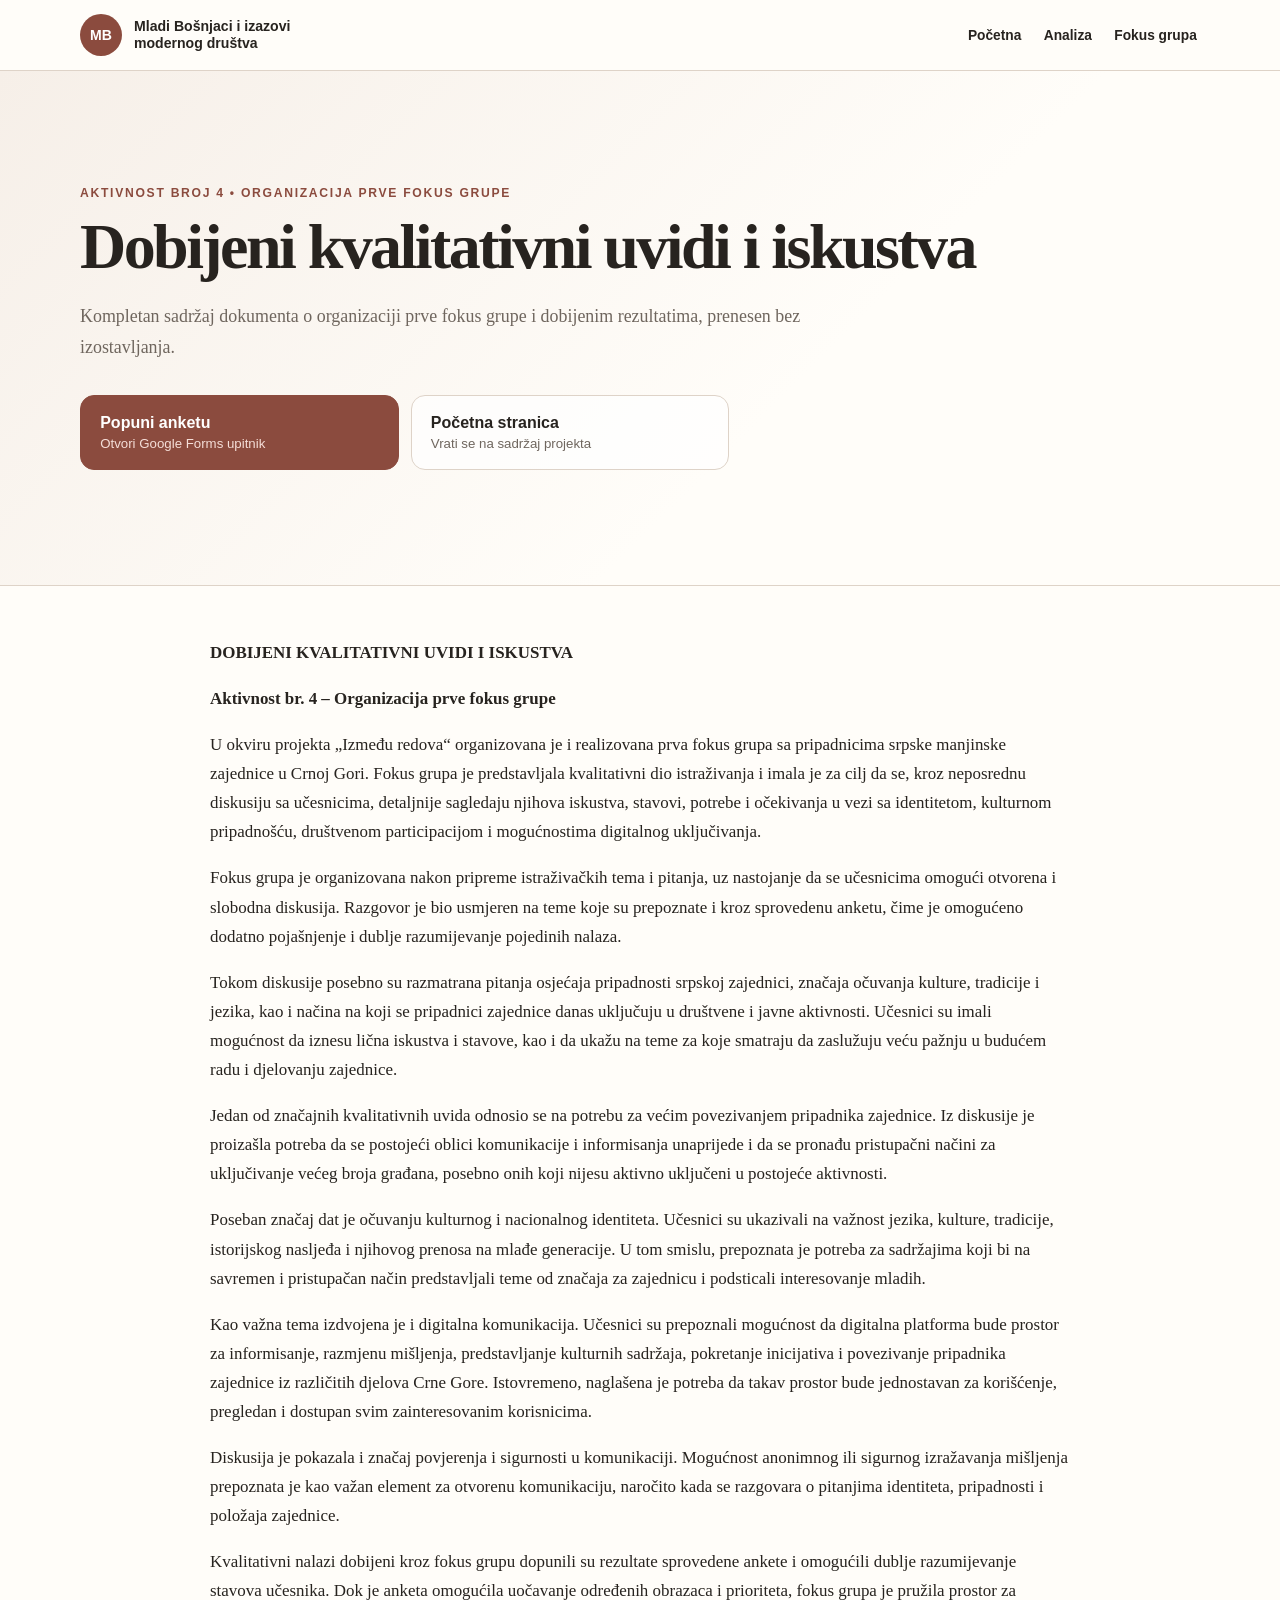
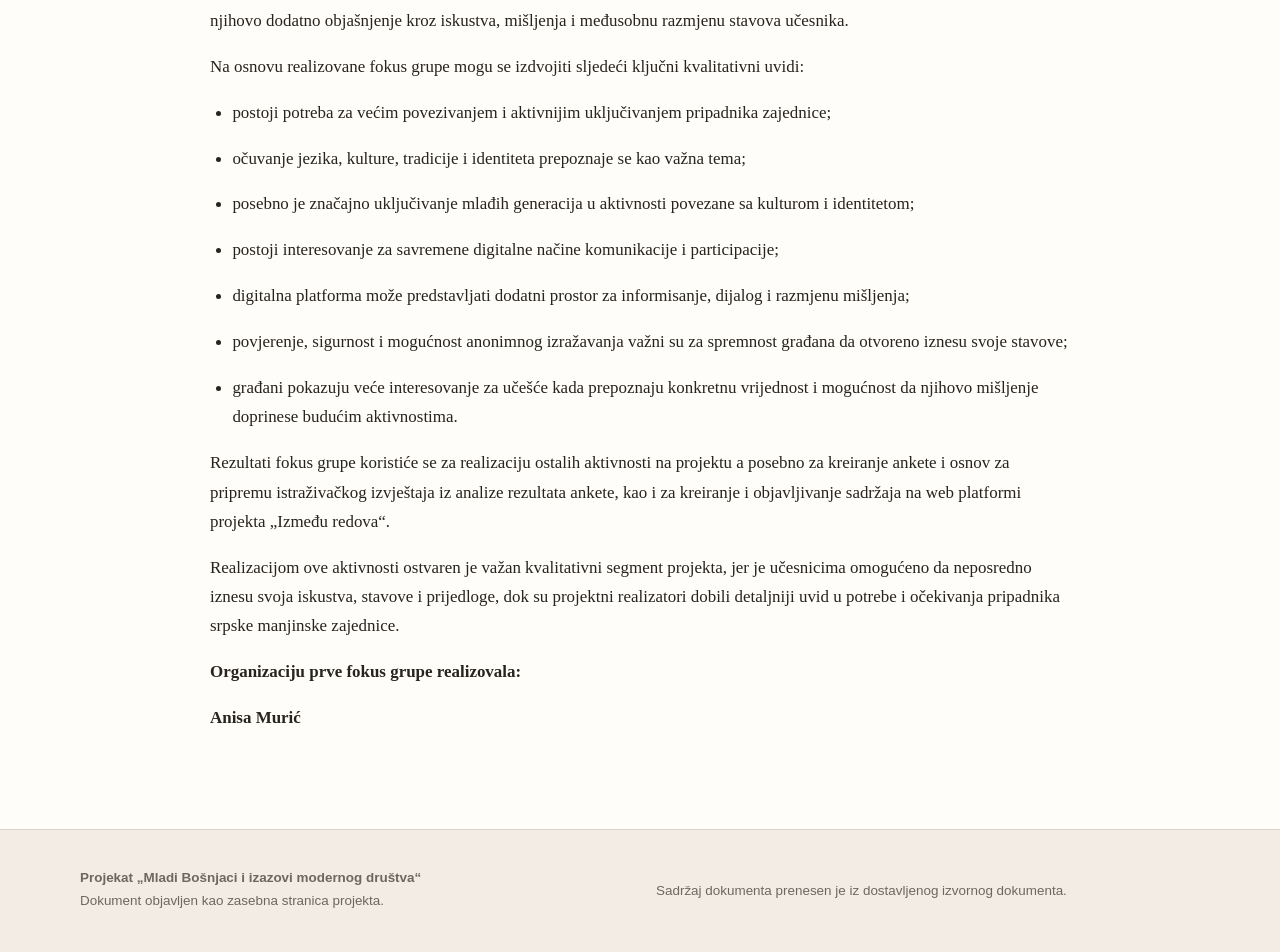
<file: rezultati-fokus-grupe.html>
<!doctype html><html lang="bs"><head><meta charset="utf-8"><meta name="viewport" content="width=device-width,initial-scale=1"><title>Rezultati fokus grupe | Mladi Bošnjaci i izazovi modernog društva</title><meta name="description" content="Dobijeni kvalitativni uvidi i iskustva prve fokus grupe."><link rel="stylesheet" href="style.css"></head><body>
<header class="top"><a class="brand" href="index.html"><span class="brand-mark">MB</span><span>Mladi Bošnjaci i izazovi<br>modernog društva</span></a><nav><a href="index.html">Početna</a><a href="analiza-istrazivanja.html">Analiza</a><a href="rezultati-fokus-grupe.html">Fokus grupa</a></nav></header>
<section class="hero subhero"><div class="eyebrow">Aktivnost broj 4 • Organizacija prve fokus grupe</div><h1>Dobijeni kvalitativni uvidi i iskustva</h1><p class="hero-lead">Kompletan sadržaj dokumenta o organizaciji prve fokus grupe i dobijenim rezultatima, prenesen bez izostavljanja.</p><div class="hero-actions"><a class="hero-card primary" href="https://docs.google.com/forms/d/e/1FAIpQLScp8a7rN-zfPre85owr4sEoBd9h09UUO2h16jpBrmYJRguELw/viewform?usp=publish-editor" target="_blank" rel="noopener"><strong>Popuni anketu</strong><span>Otvori Google Forms upitnik</span></a><a class="hero-card" href="index.html"><strong>Početna stranica</strong><span>Vrati se na sadržaj projekta</span></a></div></section>
<main class="document-page"><article class="document-content"><p><strong>DOBIJENI KVALITATIVNI UVIDI I ISKUSTVA</strong></p>
<p><strong>Aktivnost br. 4 – Organizacija prve fokus grupe</strong></p>
<p>U okviru projekta „Između redova“ organizovana je i realizovana prva
fokus grupa sa pripadnicima srpske manjinske zajednice u Crnoj Gori.
Fokus grupa je predstavljala kvalitativni dio istraživanja i imala je za
cilj da se, kroz neposrednu diskusiju sa učesnicima, detaljnije
sagledaju njihova iskustva, stavovi, potrebe i očekivanja u vezi sa
identitetom, kulturnom pripadnošću, društvenom participacijom i
mogućnostima digitalnog uključivanja.</p>
<p>Fokus grupa je organizovana nakon pripreme istraživačkih tema i
pitanja, uz nastojanje da se učesnicima omogući otvorena i slobodna
diskusija. Razgovor je bio usmjeren na teme koje su prepoznate i kroz
sprovedenu anketu, čime je omogućeno dodatno pojašnjenje i dublje
razumijevanje pojedinih nalaza.</p>
<p>Tokom diskusije posebno su razmatrana pitanja osjećaja pripadnosti
srpskoj zajednici, značaja očuvanja kulture, tradicije i jezika, kao i
načina na koji se pripadnici zajednice danas uključuju u društvene i
javne aktivnosti. Učesnici su imali mogućnost da iznesu lična iskustva i
stavove, kao i da ukažu na teme za koje smatraju da zaslužuju veću
pažnju u budućem radu i djelovanju zajednice.</p>
<p>Jedan od značajnih kvalitativnih uvida odnosio se na potrebu za većim
povezivanjem pripadnika zajednice. Iz diskusije je proizašla potreba da
se postojeći oblici komunikacije i informisanja unaprijede i da se
pronađu pristupačni načini za uključivanje većeg broja građana, posebno
onih koji nijesu aktivno uključeni u postojeće aktivnosti.</p>
<p>Poseban značaj dat je očuvanju kulturnog i nacionalnog identiteta.
Učesnici su ukazivali na važnost jezika, kulture, tradicije, istorijskog
nasljeđa i njihovog prenosa na mlađe generacije. U tom smislu,
prepoznata je potreba za sadržajima koji bi na savremen i pristupačan
način predstavljali teme od značaja za zajednicu i podsticali
interesovanje mladih.</p>
<p>Kao važna tema izdvojena je i digitalna komunikacija. Učesnici su
prepoznali mogućnost da digitalna platforma bude prostor za
informisanje, razmjenu mišljenja, predstavljanje kulturnih sadržaja,
pokretanje inicijativa i povezivanje pripadnika zajednice iz različitih
djelova Crne Gore. Istovremeno, naglašena je potreba da takav prostor
bude jednostavan za korišćenje, pregledan i dostupan svim
zainteresovanim korisnicima.</p>
<p>Diskusija je pokazala i značaj povjerenja i sigurnosti u
komunikaciji. Mogućnost anonimnog ili sigurnog izražavanja mišljenja
prepoznata je kao važan element za otvorenu komunikaciju, naročito kada
se razgovara o pitanjima identiteta, pripadnosti i položaja
zajednice.</p>
<p>Kvalitativni nalazi dobijeni kroz fokus grupu dopunili su rezultate
sprovedene ankete i omogućili dublje razumijevanje stavova učesnika. Dok
je anketa omogućila uočavanje određenih obrazaca i prioriteta, fokus
grupa je pružila prostor za njihovo dodatno objašnjenje kroz iskustva,
mišljenja i međusobnu razmjenu stavova učesnika.</p>
<p>Na osnovu realizovane fokus grupe mogu se izdvojiti sljedeći ključni
kvalitativni uvidi:</p>
<ul>
<li><p>postoji potreba za većim povezivanjem i aktivnijim uključivanjem
pripadnika zajednice;</p></li>
<li><p>očuvanje jezika, kulture, tradicije i identiteta prepoznaje se
kao važna tema;</p></li>
<li><p>posebno je značajno uključivanje mlađih generacija u aktivnosti
povezane sa kulturom i identitetom;</p></li>
<li><p>postoji interesovanje za savremene digitalne načine komunikacije
i participacije;</p></li>
<li><p>digitalna platforma može predstavljati dodatni prostor za
informisanje, dijalog i razmjenu mišljenja;</p></li>
<li><p>povjerenje, sigurnost i mogućnost anonimnog izražavanja važni su
za spremnost građana da otvoreno iznesu svoje stavove;</p></li>
<li><p>građani pokazuju veće interesovanje za učešće kada prepoznaju
konkretnu vrijednost i mogućnost da njihovo mišljenje doprinese budućim
aktivnostima.</p></li>
</ul>
<p>Rezultati fokus grupe koristiće se za realizaciju ostalih aktivnosti
na projektu a posebno za kreiranje ankete i osnov za pripremu
istraživačkog izvještaja iz analize rezultata ankete, kao i za kreiranje
i objavljivanje sadržaja na web platformi projekta „Između redova“.</p>
<p>Realizacijom ove aktivnosti ostvaren je važan kvalitativni segment
projekta, jer je učesnicima omogućeno da neposredno iznesu svoja
iskustva, stavove i prijedloge, dok su projektni realizatori dobili
detaljniji uvid u potrebe i očekivanja pripadnika srpske manjinske
zajednice.</p>
<p><strong>Organizaciju prve fokus grupe realizovala:</strong></p>
<p><strong>Anisa Murić</strong></p>
</article></main>
<footer><div class="footer-grid"><div><strong>Projekat „Mladi Bošnjaci i izazovi modernog društva“</strong><br>Dokument objavljen kao zasebna stranica projekta.</div><p>Sadržaj dokumenta prenesen je iz dostavljenog izvornog dokumenta.</p></div></footer><script src="script.js"></script></body></html>
</file>
<file: style.css>
:root{--ink:#27231f;--muted:#6f665e;--paper:#fffdf9;--soft:#f3ece4;--accent:#8b4b3e;--accent2:#5f342c;--line:#ded3c8;--max:1120px}*{box-sizing:border-box}html{scroll-behavior:smooth}body{margin:0;background:var(--paper);color:var(--ink);font-family:Georgia,"Times New Roman",serif;line-height:1.72}.top{position:sticky;top:0;z-index:20;display:flex;align-items:center;justify-content:space-between;gap:2rem;padding:14px max(22px,calc((100vw - var(--max))/2));background:rgba(255,253,249,.96);border-bottom:1px solid var(--line);backdrop-filter:blur(12px)}.brand{display:flex;align-items:center;gap:.75rem;color:var(--ink);text-decoration:none;font-family:Arial,sans-serif;font-size:.88rem;font-weight:700;line-height:1.2}.brand img{width:44px;height:44px;object-fit:contain}.brand-mark{display:grid;place-items:center;width:42px;height:42px;border-radius:50%;background:var(--accent);color:white}.top nav{display:flex;align-items:center;gap:1rem;flex-wrap:wrap}.top nav a,.top nav button{font:600 .86rem Arial,sans-serif;color:var(--ink);text-decoration:none;background:none;border:0;cursor:pointer;padding:.45rem .2rem}.hero{padding:clamp(64px,9vw,118px) max(22px,calc((100vw - var(--max))/2));background:linear-gradient(135deg,#f6efe8 0%,#fffdf9 62%);border-bottom:1px solid var(--line)}.hero .eyebrow{font:700 .76rem Arial,sans-serif;letter-spacing:.14em;text-transform:uppercase;color:var(--accent);margin-bottom:1rem}.hero h1{max-width:900px;margin:0;font-size:clamp(2.5rem,6vw,5.4rem);line-height:.98;letter-spacing:-.04em}.subhero h1{font-size:clamp(2.4rem,5vw,4.6rem)}.hero-lead{max-width:780px;font-size:1.12rem;color:var(--muted);margin:1.4rem 0 0}.hero-actions{display:grid;grid-template-columns:repeat(3,minmax(0,1fr));gap:12px;max-width:980px;margin-top:2rem}.hero-card{display:flex;flex-direction:column;gap:.3rem;padding:1.1rem 1.2rem;border:1px solid var(--line);border-radius:14px;background:rgba(255,255,255,.72);color:var(--ink);text-decoration:none;transition:.2s ease}.hero-card:hover{transform:translateY(-2px);border-color:var(--accent)}.hero-card strong{font:700 1rem Arial,sans-serif}.hero-card span{font:400 .83rem Arial,sans-serif;color:var(--muted)}.hero-card.primary{background:var(--accent);color:#fff;border-color:var(--accent)}.hero-card.primary span{color:#f5ded8}.search{max-width:720px;margin-top:1.4rem}.search input{width:100%;padding:1rem 1.1rem;border:1px solid var(--line);border-radius:10px;background:#fff;font-size:1rem}.search span{display:block;margin-top:.45rem;font:400 .78rem Arial,sans-serif;color:var(--muted)}main{max-width:var(--max);margin:0 auto;padding:52px 22px 80px}main>p,main>figure,main>.section-title{max-width:820px;margin-left:auto;margin-right:auto}main p{font-size:1.06rem}figure{margin-top:2rem;margin-bottom:2rem}figure img,main img,.document-content img{max-width:100%;height:auto;border-radius:10px;display:block;margin:1.5rem auto}.caption{font-size:.9rem;color:var(--muted);font-style:italic}.section-title{display:flex;gap:1rem;align-items:flex-start;padding-top:3rem;border-top:1px solid var(--line);margin-top:4rem}.section-title span{font:700 .8rem Arial,sans-serif;color:var(--accent)}.section-title h2{margin:0;line-height:1.15}.document-page{max-width:980px}.document-content{max-width:860px;margin:0 auto}.document-content h2{font-size:1.75rem;line-height:1.2;margin:3rem 0 1rem;padding-top:1.3rem;border-top:1px solid var(--line)}.document-content h3{font-size:1.3rem;line-height:1.3;margin:2.2rem 0 .8rem}.document-content p{margin:0 0 1.05rem}.document-content ul{padding-left:1.4rem}.document-content table{width:100%;border-collapse:collapse;margin:2rem 0;font-family:Arial,sans-serif;font-size:.9rem;display:block;overflow-x:auto}.document-content th,.document-content td{border:1px solid var(--line);padding:.8rem;vertical-align:top;min-width:180px}.document-content th{background:var(--soft);text-align:left}.toc{position:fixed;inset:0 auto 0 0;width:min(420px,90vw);z-index:50;padding:2rem;background:#fff;box-shadow:0 0 40px #0002;transform:translateX(-105%);transition:.25s;overflow:auto}.toc.open{transform:translateX(0)}.toc a{display:block;color:var(--ink);text-decoration:none;padding:.5rem 0;border-bottom:1px solid #eee;font-size:.88rem}.toc .close{float:right;border:0;background:none;font-size:2rem;cursor:pointer}footer{border-top:1px solid var(--line);background:var(--soft);padding:36px max(22px,calc((100vw - var(--max))/2));font-family:Arial,sans-serif;font-size:.84rem;color:var(--muted)}.footer-grid{display:grid;grid-template-columns:1fr 1fr;gap:2rem}.publication-date{font-family:Arial,sans-serif}@media(max-width:760px){.top{align-items:flex-start;flex-direction:column;gap:.5rem}.top nav{gap:.75rem}.hero-actions{grid-template-columns:1fr}.hero h1{font-size:clamp(2.35rem,13vw,4rem)}.footer-grid{grid-template-columns:1fr}.document-content h2{font-size:1.45rem}}
</file>
